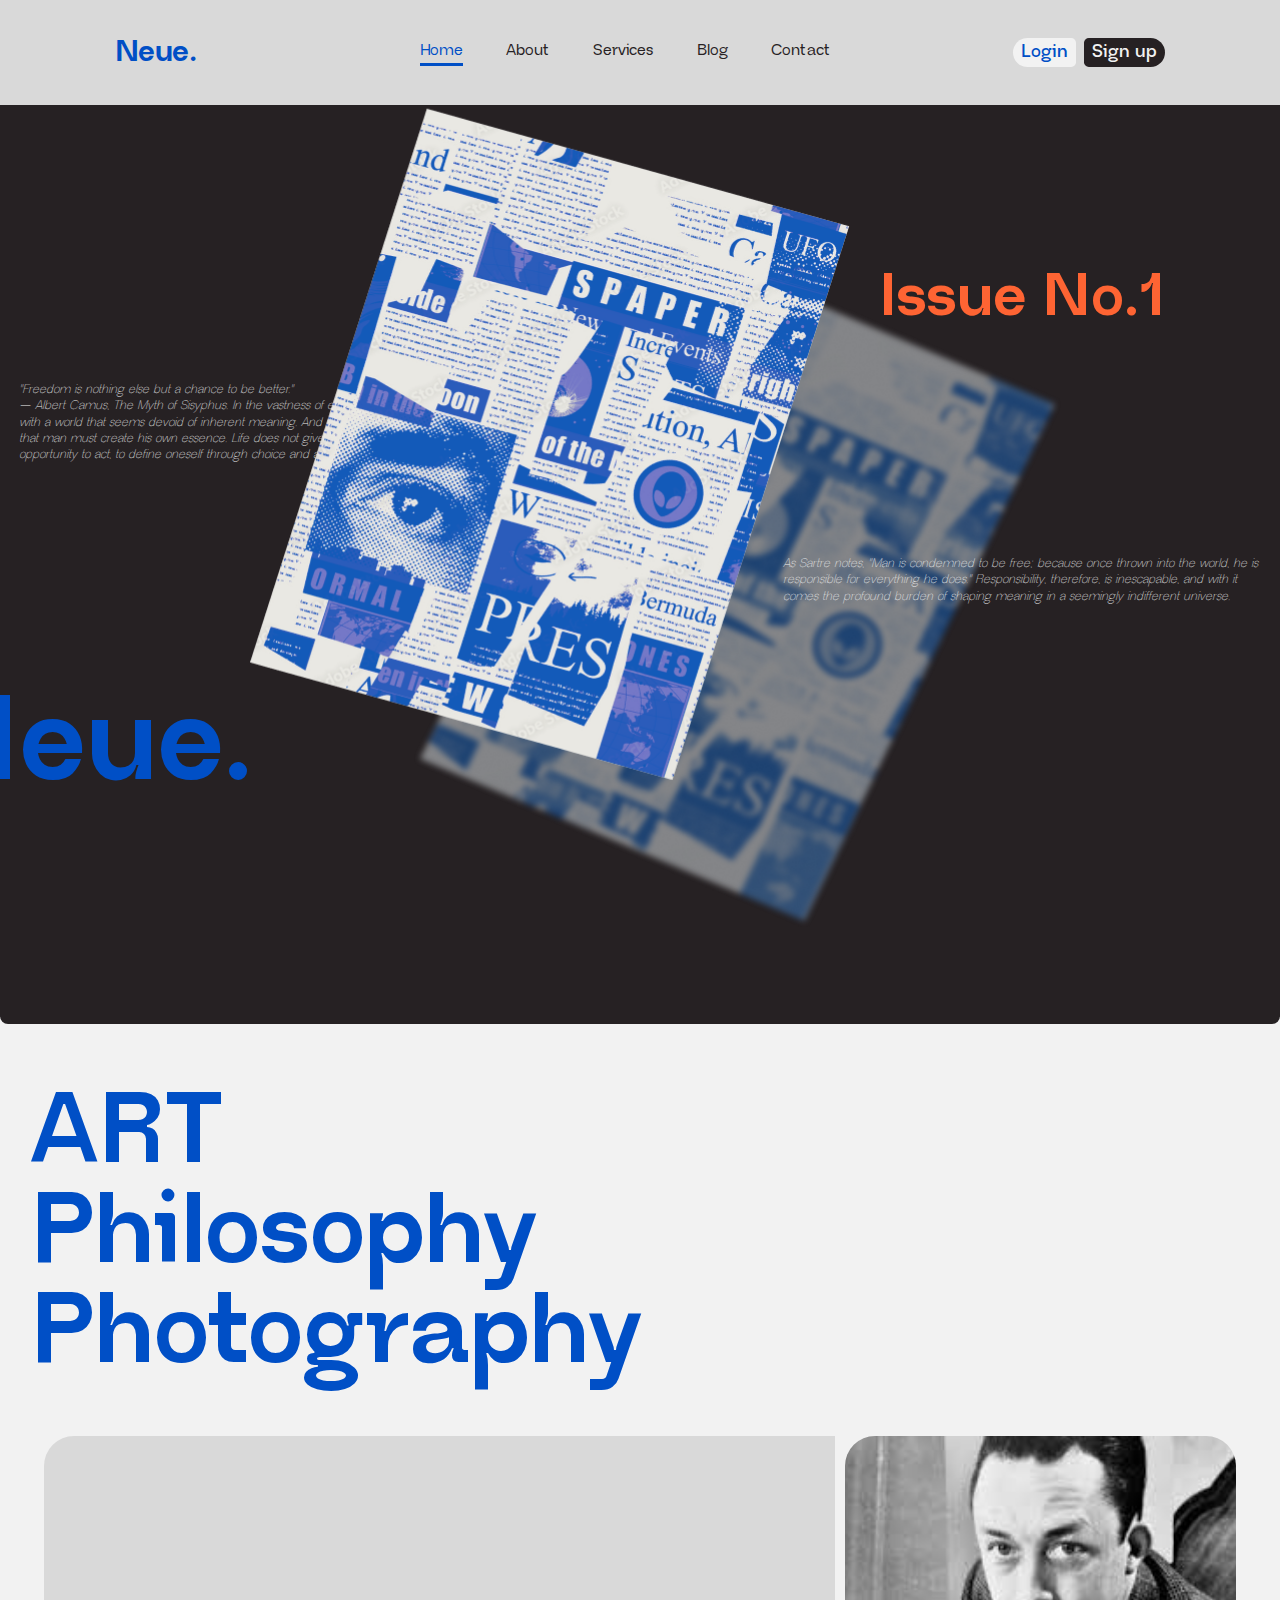
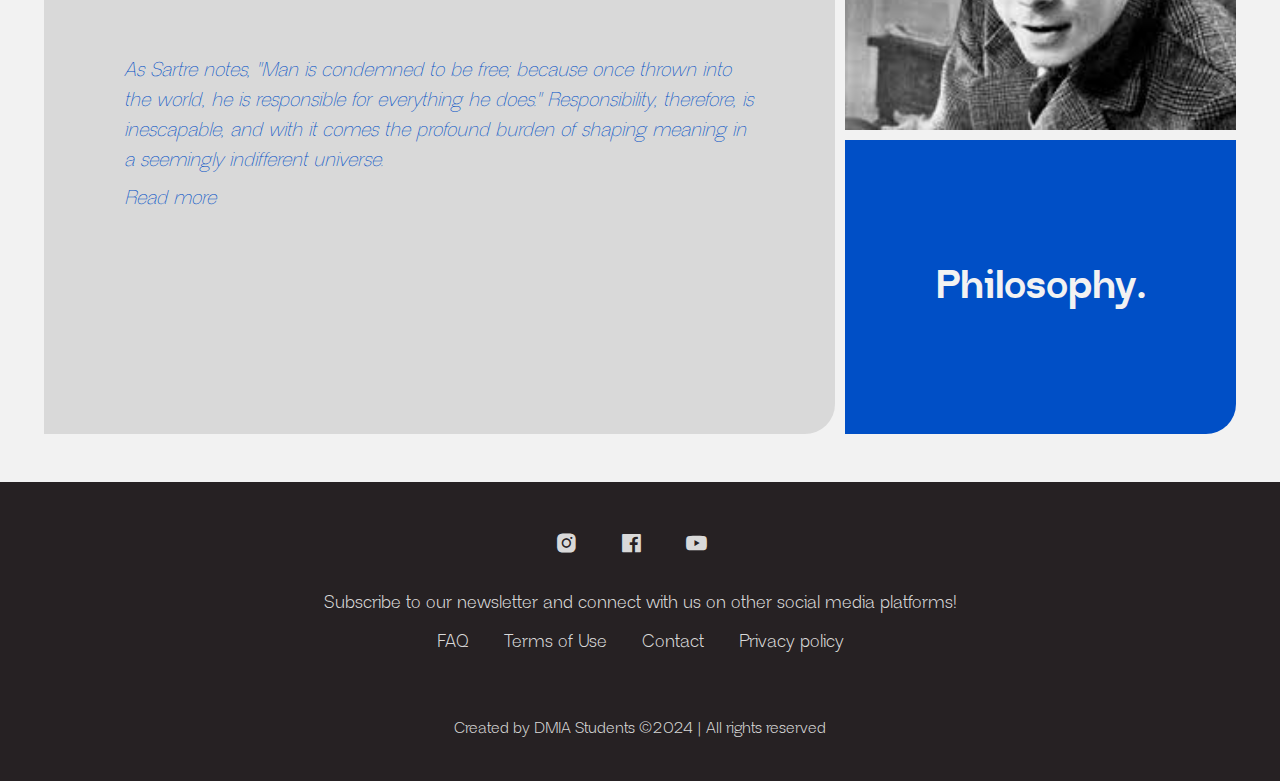
<file: index.html>
<!DOCTYPE html>
<html lang="en">
<head>
    <meta charset="UTF-8">
    <meta name="viewport" content="width=device-width, initial-scale=1.0">
    <title>Neue</title>
    <link rel="stylesheet" href="assets/css/home_style.css">
    <link href="https://unpkg.com/boxicons@2.1.4/css/boxicons.min.css" rel="stylesheet">
</head>
<body>
    <header class="header" role="banner">
        <a href="#home" class="logo">Neue.</a>
        
        <i class="bx bx-menu" id="menu-icon"></i>
        
        <nav class="navbar" role="navigation">
            <a href="index.html" class="active">Home</a>
            <a href="about.html">About</a>
            <a href="#services">Services</a>
            <a href="blog.html">Blog</a>
            <a href="contact.html">Contact</a>
        </nav>

        <div class="header-buttons">
            <button type="button" class="login">Login</button>
            <button type="button" class="signup">Sign up</button>
        </div>
    </header>


    <main>
        <section class="home" id="home" aria-labelledby="home-title">
            <div class="body_container">
                <div class="banner">
                    <div class="banner_elements">
                        <div class="issue">
                            <p>Issue No.1</p> 
                        </div>
                        <div class="text1">
                            <p>"Freedom is nothing else but a chance to be better." <br> — Albert Camus, The Myth of Sisyphus. 
                                In the vastness of existence, man is confronted with a world that seems devoid of inherent meaning. 
                                And yet, it is in this very confrontation that man must create his own essence. 
                                Life does not give answers; instead, it provides the opportunity to act, to define oneself through choice and action. 
                            </p>
                        </div>
                        <div class="text2">
                            <p>As Sartre notes, "Man is condemned to be free; because once thrown into the world, he is responsible for everything he does."
                                Responsibility, therefore, is inescapable, and with it comes the profound burden of shaping meaning in a seemingly indifferent universe. 
                            </p>
                        </div>
                        <img class="img1" src="assets/images/Banner img.png" 
                             alt="Philosophical concept visualization" 
                             loading="lazy"
                             srcset="assets/images/Banner img@2x.png 2x">
                        <img class="img2" src="assets/images/Banner img 2.png" 
                             alt="Abstract representation of freedom" 
                             loading="lazy"
                             srcset="assets/images/Banner img 2@2x.png 2x">
                        <div class="neue" aria-hidden="true"> 
                            <p>Neue.</p> 
                        </div>
                    </div>
                </div>
                <div class="section1">
                    <nav class="category-navigation" aria-label="Content categories">
                        <ul class="section1links">
                            <a href="/categories/art">ART</a>
                            <a href="/categories/philosophy">Philosophy</a>
                            <a href="/categories/photography">Photography</a>
                        </ul>
                    </nav>
                </div>
                <div class="section2">
                    <div class="sec2containers">
                        <article class="container1">
                            <p>As Sartre notes, "Man is condemned to be free; because once thrown into the world, he is responsible for everything he does." Responsibility, therefore, is inescapable, and with it comes the profound burden of shaping meaning in a seemingly indifferent universe.
                            </p>
                            <a href="#">Read more</a>
                        </article>
                        <div class="container2" role="presentation"> 
                        </div>
                        <div class="container3" aria-hidden="true">
                            <p>Philosophy.</p>
                        </div>
                    </div>
                </div>   
            </div>
        </section>
    </main>
    
    <footer class="footer">
        <div class="social-icons">
            <a href="#"><i class='bx bxl-instagram-alt'></i></a>
            <a href="#"><i class='bx bxl-facebook-square'></i></a>
            <a href="#"><i class='bx bxl-youtube'></i></a>
        </div>

        <p class="newsletter">Subscribe to our newsletter and connect with us on other social media platforms!
        </p>
        
            <ul class="list">
                <li><a href="#">FAQ</a></li>
                <li><a href="#">Terms of Use</a></li>
                <li><a href="#">Contact</a></li>
                <li><a href="#">Privacy policy</a></li>
            </ul>
        
        <p class="copyright">Created by DMIA Students ©2024 | All rights reserved</p>
    
    </footer>
</body>
</html>
</file>
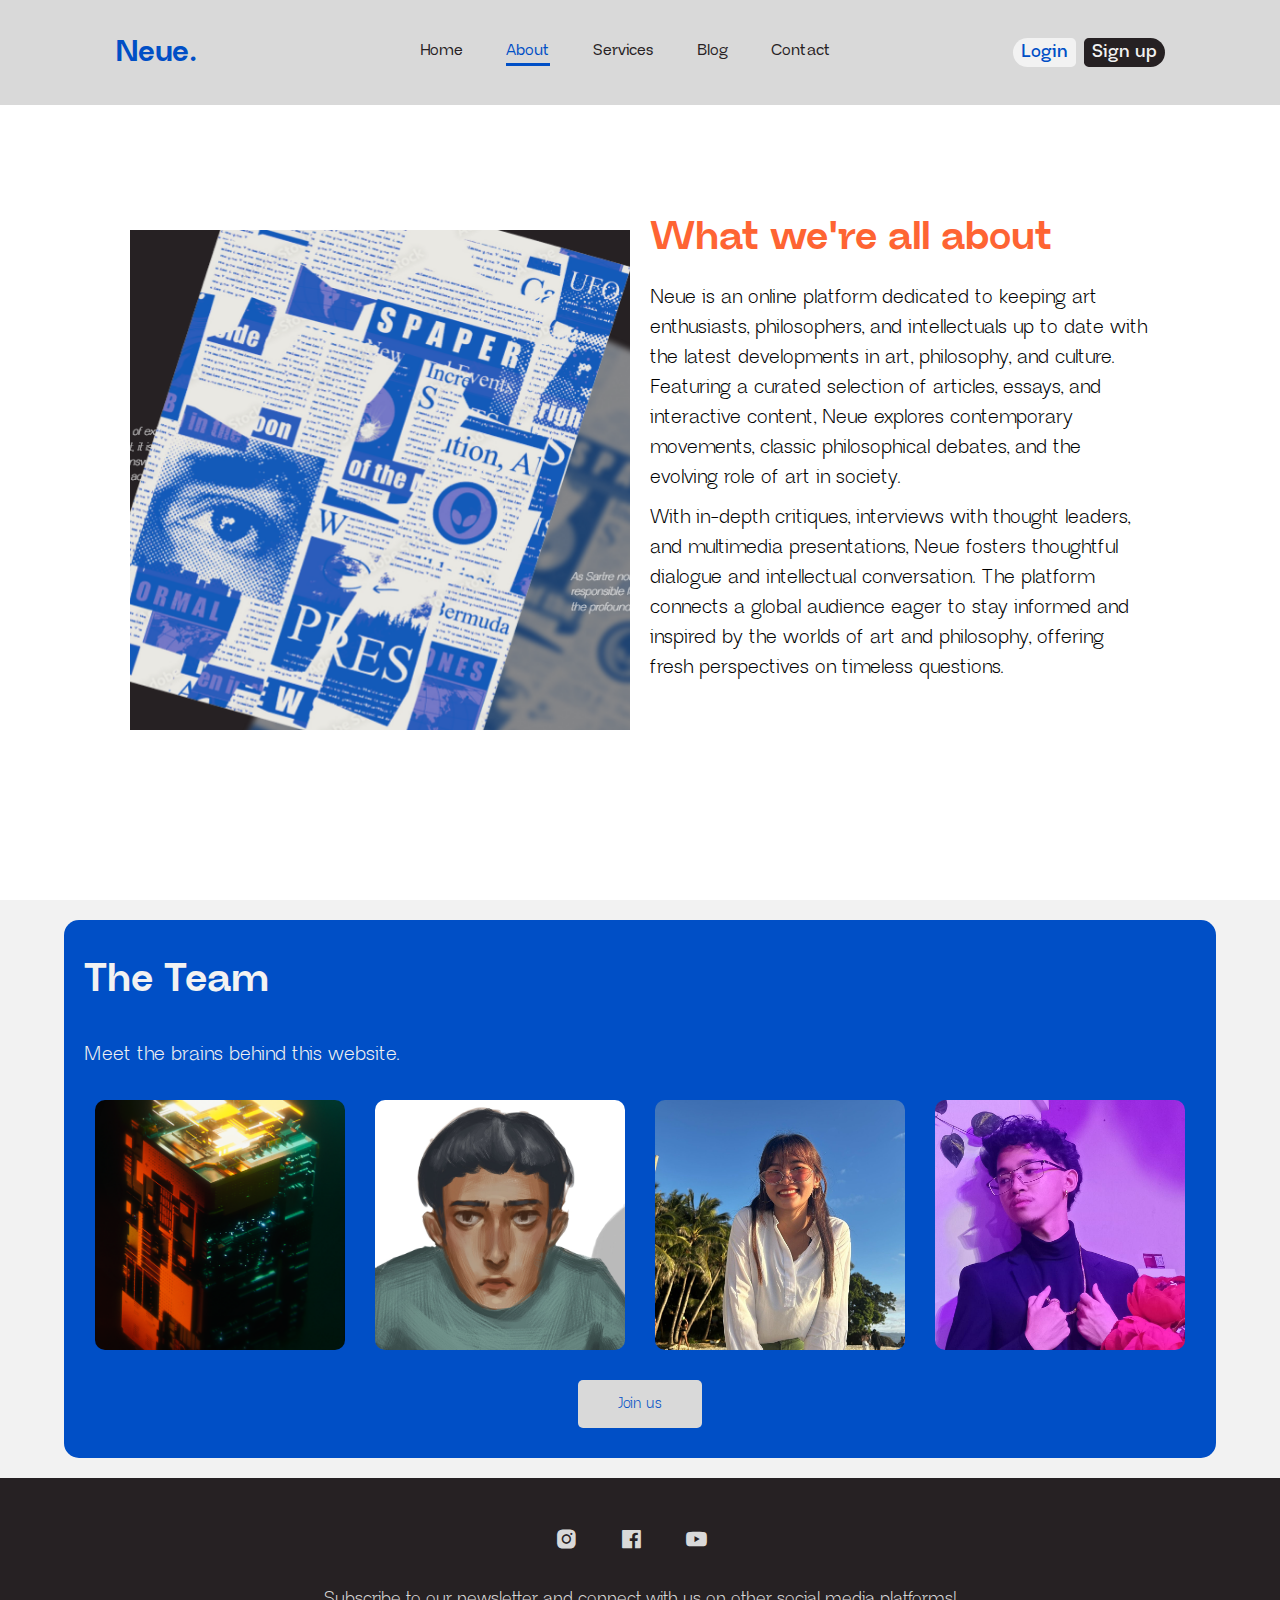
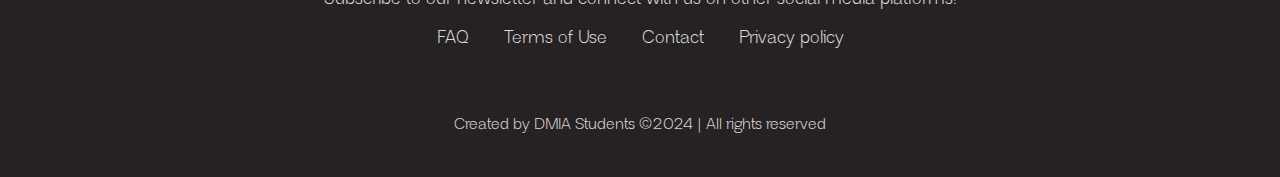
<file: about.html>
<!DOCTYPE html>
<html lang="en">
<head>
    <meta charset="UTF-8">
    <meta name="viewport" content="width=device-width, initial-scale=1.0">
    <title>About | Neue</title>
    <link rel="stylesheet" href="assets/css/about_style.css">
    <link href="https://unpkg.com/boxicons@2.1.4/css/boxicons.min.css" rel="stylesheet">
</head>
<body>
    <header class="header" role="banner">
        <a href="#home" class="logo">Neue.</a>
        
        <i class="bx bx-menu" id="menu-icon"></i>
        
        <nav class="navbar" role="navigation">
            <a href="index.html" >Home</a>
            <a href="about.html" class="active">About</a>
            <a href="#services">Services</a>
            <a href="blog.html">Blog</a>
            <a href="contact.html">Contact</a>
        </nav>

        <div class="header-buttons">
            <button type="button" class="login">Login</button>
            <button type="button" class="signup">Sign up</button>
        </div>
    </header>



    <main>
        <section class="content-section">
            <div class="container">
                <img src="assets/images/about.png" alt="Sample Image" class="responsive-image">
                <div class="text-content">
                    <h2 class="about_heading" >What we're all about</h2>
                    <p>Neue is an online platform dedicated to keeping art enthusiasts, philosophers, and intellectuals up to date with the latest developments in art, philosophy, and culture. Featuring a curated selection of articles, essays, and interactive content, Neue explores contemporary movements, classic philosophical debates, and the evolving role of art in society.</p>
                    <p>With in-depth critiques, interviews with thought leaders, and multimedia presentations, Neue fosters thoughtful dialogue and intellectual conversation. The platform connects a global audience eager to stay informed and inspired by the worlds of art and philosophy, offering fresh perspectives on timeless questions.</p>
                </div>
            </div>
        </section>

        <div class="interactive-container">
              <h2 class="section-header">The Team</h2>
              <p class="section-description">Meet the brains behind this website.</p>
              <div class="image-box-container">
                <div class="image-box">
                  <img src="assets/images/Aguilar.png" alt="person 1">
                  <span class="box-text">Frank Ceamon Aguilar</span>
                </div>
                <div class="image-box">
                  <img src="assets/images/Arceo.jpg" alt="person 2">
                  <span class="box-text">Enri Louie Arceo</span>
                </div>
                <div class="image-box">
                  <img src="assets/images/Balane.jpg" alt="person 3">
                  <span class="box-text">Ezra Nhiez Balane</span>
                </div>
                <div class="image-box">
                  <img src="assets/images/Mendoza.jpg" alt="person 4">
                  <span class="box-text">Karlos Nicolas Mendoza</span>
                </div>
              </div>
              <button class="cta-button">Join us</button>
          </div>
          
    </main>

    <footer class="footer">
        <div class="social-icons">
            <a href="#"><i class='bx bxl-instagram-alt'></i></a>
            <a href="#"><i class='bx bxl-facebook-square'></i></a>
            <a href="#"><i class='bx bxl-youtube'></i></a>
        </div>

        <p class="newsletter">Subscribe to our newsletter and connect with us on other social media platforms!
        </p>
        
            <ul class="list">
                <li><a href="#">FAQ</a></li>
                <li><a href="#">Terms of Use</a></li>
                <li><a href="#">Contact</a></li>
                <li><a href="#">Privacy policy</a></li>
            </ul>
        
        <p class="copyright">Created by DMIA Students ©2024 | All rights reserved</p>
    
    </footer>
    <script>
        document.getElementById('contact-form').addEventListener('submit', function(e) {
            e.preventDefault();
            console.log('Form submitted');
        });


        document.getElementById('menu-icon').addEventListener('click', function() {
            const nav = document.getElementById('primary-navigation');
            const expanded = this.getAttribute('aria-expanded') === 'true';
            this.setAttribute('aria-expanded', !expanded);
            nav.classList.toggle('show');
        });
    </script>
</body>
</html>
</file>
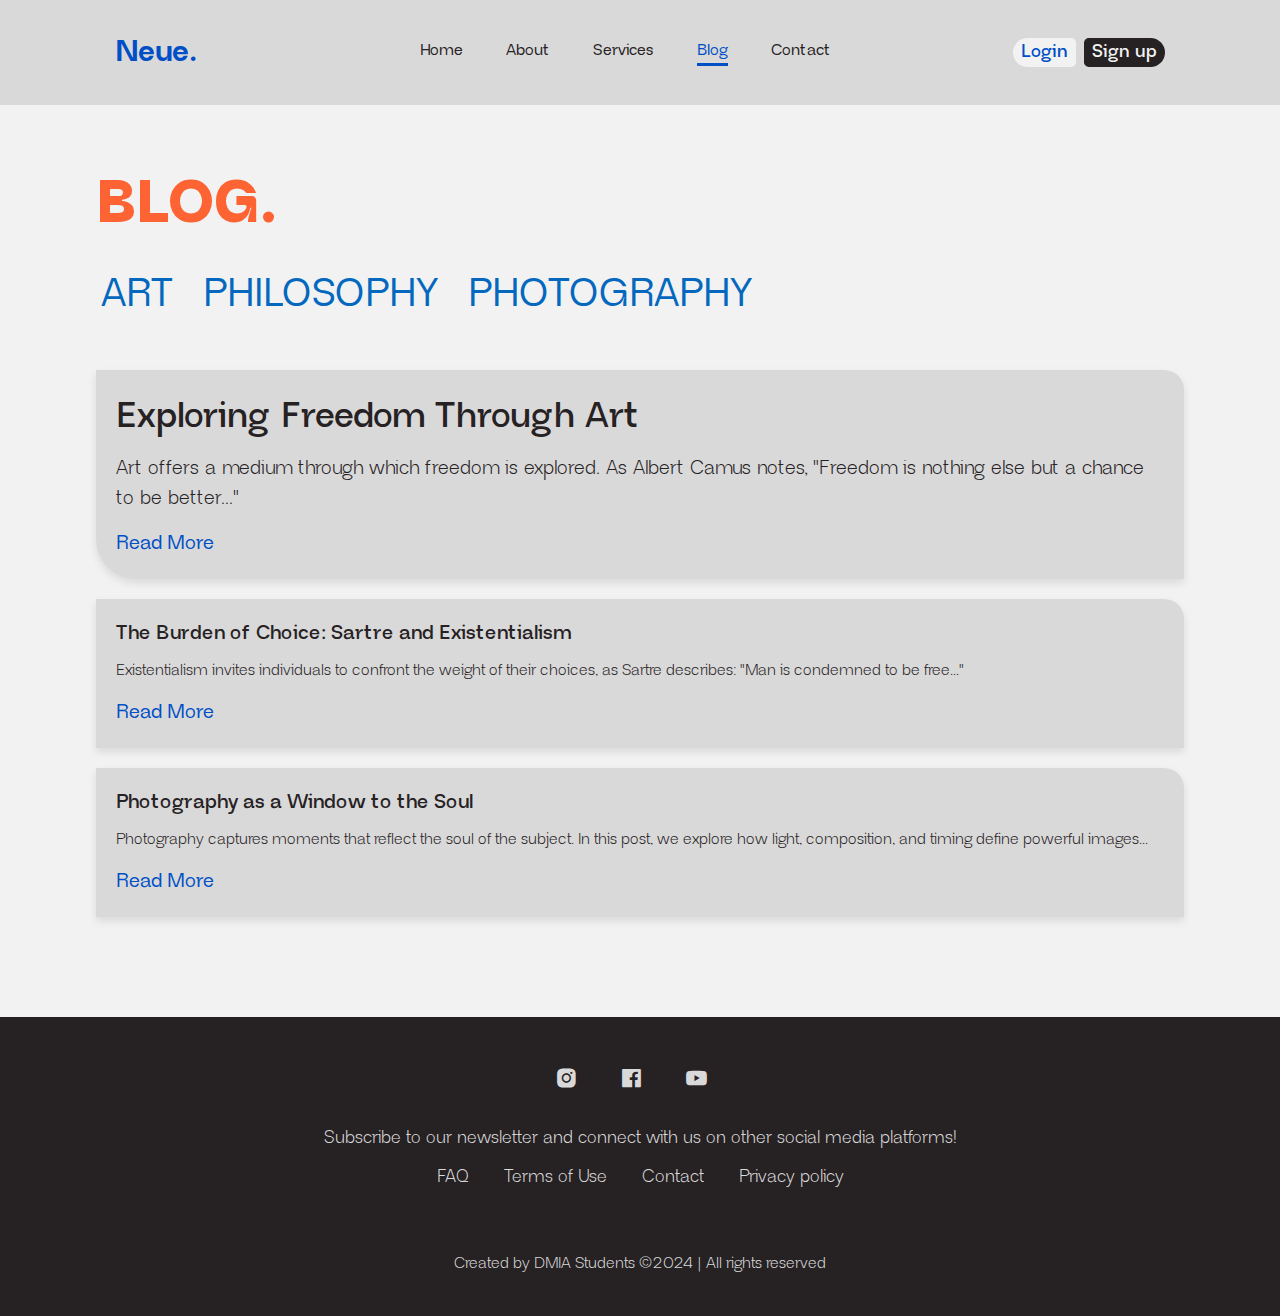
<file: blog.html>
<!DOCTYPE html>
<html lang="en">
<head>
    <meta charset="UTF-8">
    <meta name="viewport" content="width=device-width, initial-scale=1.0">
    <title>Blog | Neue</title>
    <link rel="stylesheet" href="assets/css/blog_style.css">
    <link href="https://unpkg.com/boxicons@2.1.4/css/boxicons.min.css" rel="stylesheet">
</head>
<body>
    <header class="header" role="banner">
        <a href="#home" class="logo">Neue.</a>
        
        <i class="bx bx-menu" id="menu-icon"></i>
        
        <nav class="navbar" role="navigation">
            <a href="index.html">Home</a>
            <a href="about.html">About</a>
            <a href="#services">Services</a>
            <a href="blog.html" class="active">Blog</a>
            <a href="contact.html">Contact</a>
        </nav>

        <div class="header-buttons">
            <button type="button" class="login">Login</button>
            <button type="button" class="signup">Sign up</button>
        </div>
    </header>

    <main>
        <section class="blog" id="blog" aria-labelledby="blog-title">
            <div class="body_container">
                <div class="section1">
                    <div class="blog-label">BLOG.</div>
                    <div class="section1links">
                        <a href="#">ART</a>
                        <a href="#">PHILOSOPHY</a>
                        <a href="#">PHOTOGRAPHY</a>
                    </div>
                </div>

                <div class="section2">
                    <div class="sec2containers">
                        
                        <article class="blog-post">
                            <h2>Exploring Freedom Through Art</h2>
                            <p>Art offers a medium through which freedom is explored. As Albert Camus notes, "Freedom is nothing else but a chance to be better..."</p>
                            <a href="#">Read More</a>
                        </article>
                        
                        
                        <article class="blog-post">
                            <h2>The Burden of Choice: Sartre and Existentialism</h2>
                            <p>Existentialism invites individuals to confront the weight of their choices, as Sartre describes: "Man is condemned to be free..."</p>
                            <a href="#">Read More</a>
                        </article>

                        
                        <article class="blog-post">
                            <h2>Photography as a Window to the Soul</h2>
                            <p>Photography captures moments that reflect the soul of the subject. In this post, we explore how light, composition, and timing define powerful images...</p>
                            <a href="#">Read More</a>
                        </article>
                    </div>
                </div>
            </div>
        </section>
    </main>

    <footer class="footer">
        <div class="social-icons">
            <a href="#"><i class='bx bxl-instagram-alt'></i></a>
            <a href="#"><i class='bx bxl-facebook-square'></i></a>
            <a href="#"><i class='bx bxl-youtube'></i></a>
        </div>

        <p class="newsletter">Subscribe to our newsletter and connect with us on other social media platforms!</p>
        
        <ul class="list">
            <li><a href="#">FAQ</a></li>
            <li><a href="#">Terms of Use</a></li>
            <li><a href="#">Contact</a></li>
            <li><a href="#">Privacy policy</a></li>
        </ul>

        <p class="copyright">Created by DMIA Students ©2024 | All rights reserved</p>
    </footer>
</body>
</html>
</file>
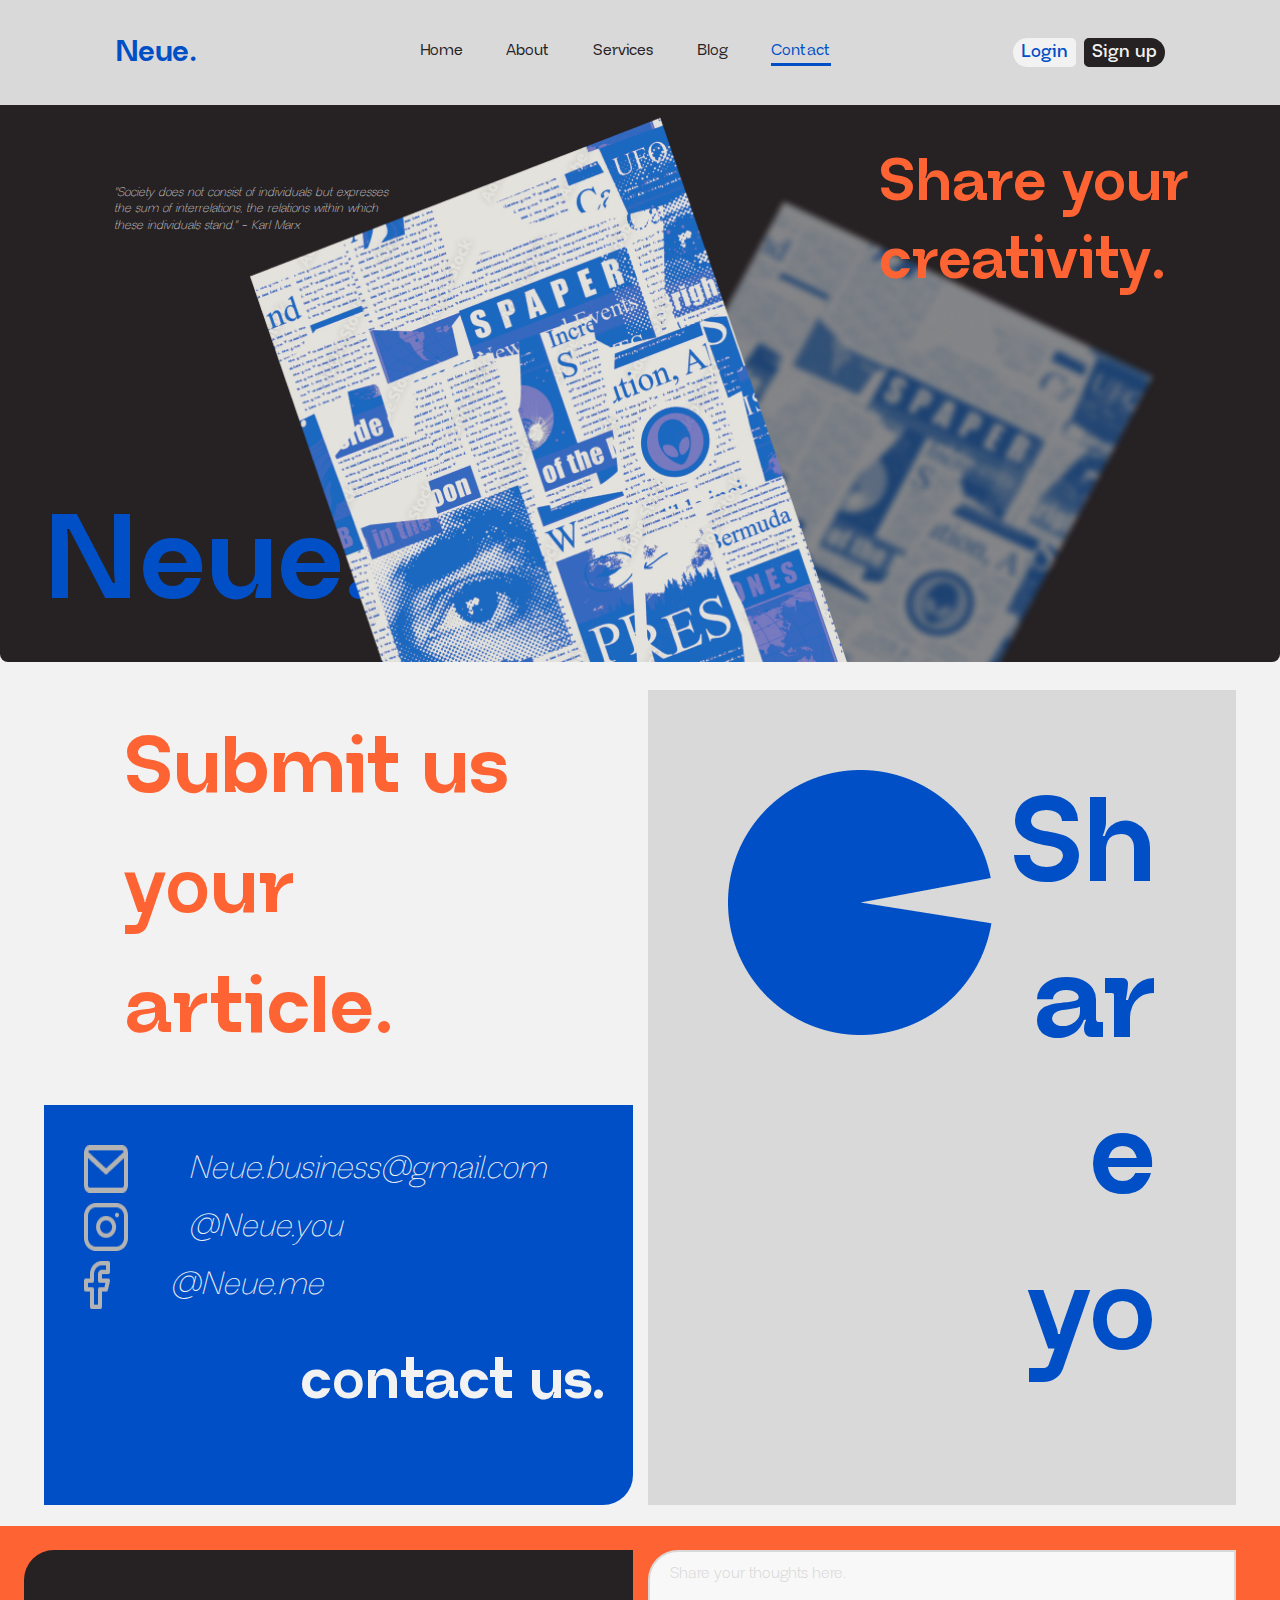
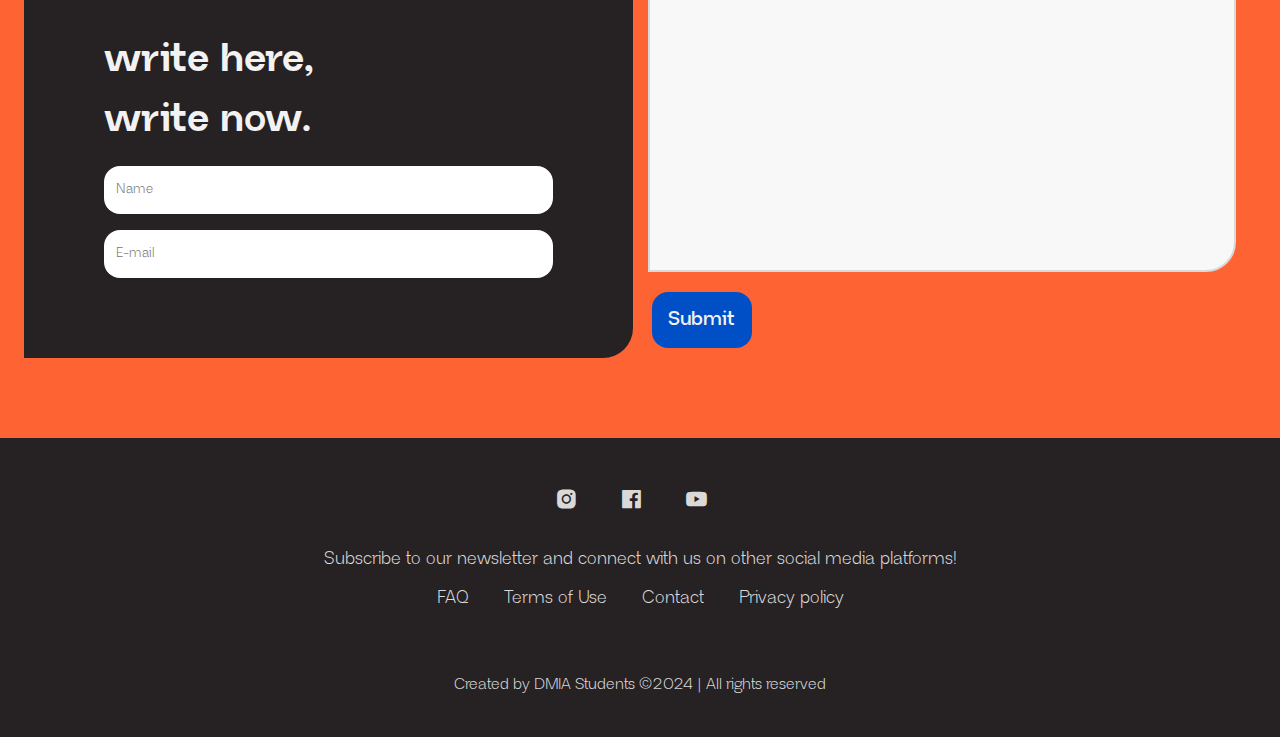
<file: contact.html>
<!DOCTYPE html>
<html lang="en">
<head>
    <meta charset="UTF-8">
    <meta name="viewport" content="width=device-width, initial-scale=1.0">
    <title>Contact | Neue</title>
    <link rel="stylesheet" href="assets/css/contact_style.css">
    <link href="https://unpkg.com/boxicons@2.1.4/css/boxicons.min.css" rel="stylesheet">
</head>
<body>
    <header class="header" role="banner">
        <a href="#home" class="logo">Neue.</a>
        
        <i class="bx bx-menu" id="menu-icon"></i>
        
        <nav class="navbar" role="navigation">
            <a href="index.html" >Home</a>
            <a href="about.html">About</a>
            <a href="#services">Services</a>
            <a href="blog.html">Blog</a>
            <a href="contact.html" class="active">Contact</a>
        </nav>

        <div class="header-buttons">
            <button type="button" class="login">Login</button>
            <button type="button" class="signup">Sign up</button>
        </div>
    </header>


    <main>
        <section class="home" id="home" aria-labelledby="home-title">
            <div class="body_container">
                <div class="banner">
                    <div class="banner_elements">
                        <div class="issue">
                            <p>Share your creativity.</p> 
                        </div>
                        <div class="text1">
                            <p>"Society does not consist of individuals but expresses <br>
                                 the sum of interrelations, the relations within which <br>
                                 these individuals stand."
                                - Karl Marx 
                            </p>
                        </div>
                        <img class="img1" src="assets/images/Banner img 3.png" 
                             alt="Philosophical concept visualization" 
                             loading="lazy"
                             srcset="assets/images/Banner img@2x.png 2x">
                        <img class="img2" src="assets/images/Banner img 4.png" 
                             alt="Abstract representation of freedom" 
                             loading="lazy"
                             srcset="assets/images/Banner img 2@2x.png 2x">
                        <div class="neue" aria-hidden="true"> 
                            <p>Neue.</p> 
                        </div>
                    </div>
                </div>
                <div class="section2">
                    <div class="sec2containers">
                        <article class="container1">
                            <p>Submit us your <br>
                                article.
                            </p>
                        </article>
                        <div class="container2">
                            <img class="ellipse" src="assets/images/Ellipse.png" alt="">
                            <p class="container2_text">Share your stories.</p>
                        </div>
                        <div class="container3" aria-hidden="true">
                            <div class="container3_links">
                                <div  class="img">
                                    <img src="assets/images/Gmail icon white.png" alt="">
                                    <a href="Gmail">Neue.business@gmail.com</a>
                                </div>
                                <div  class="img">
                                    <img src="assets/images/Instagram icon white.png" alt="">
                                    <a href="Instagram">@Neue.you</a>
                                </div>
                                <div  class="img">
                                    <img src="assets/images/Facebook Icon white.png" alt="">
                                    <a href="Facebook">@Neue.me</a>
                                </div>
                                <div class="container3_text"><p>contact us.</p></div>
                            </div>
                        </div>
                    </div>
                </div>
                <div class="section3">
                    <div class="section3containers">
                        <form class="container3a">
                            <p>write here, <br>
                            write now.</p>
                             <input type="text" class="input" name="name" placeholder="Name">
                             <input type="text" class="input" name="email" placeholder="E-mail">
                        </form>
                        <form class="container3b">
                            <textarea class="thoughts">Share your thoughts here.</textarea>
                            <button class="submit">Submit</button>
                        </form>
                    </div>
                </div>
            </div>
        </section>
    </main>
    
    <footer class="footer">
        <div class="social-icons">
            <a href="#"><i class='bx bxl-instagram-alt'></i></a>
            <a href="#"><i class='bx bxl-facebook-square'></i></a>
            <a href="#"><i class='bx bxl-youtube'></i></a>
        </div>

        <p class="newsletter">Subscribe to our newsletter and connect with us on other social media platforms!
        </p>
        
            <ul class="list">
                <li><a href="#">FAQ</a></li>
                <li><a href="#">Terms of Use</a></li>
                <li><a href="#">Contact</a></li>
                <li><a href="#">Privacy policy</a></li>
            </ul>
        
        <p class="copyright">Created by DMIA Students ©2024 | All rights reserved</p>
    
    </footer>
    <script>
        document.getElementById('contact-form').addEventListener('submit', function(e) {
            e.preventDefault();
            console.log('Form submitted');
        });


        document.getElementById('menu-icon').addEventListener('click', function() {
            const nav = document.getElementById('primary-navigation');
            const expanded = this.getAttribute('aria-expanded') === 'true';
            this.setAttribute('aria-expanded', !expanded);
            nav.classList.toggle('show');
        });
    </script>
</body>
</html>
</file>
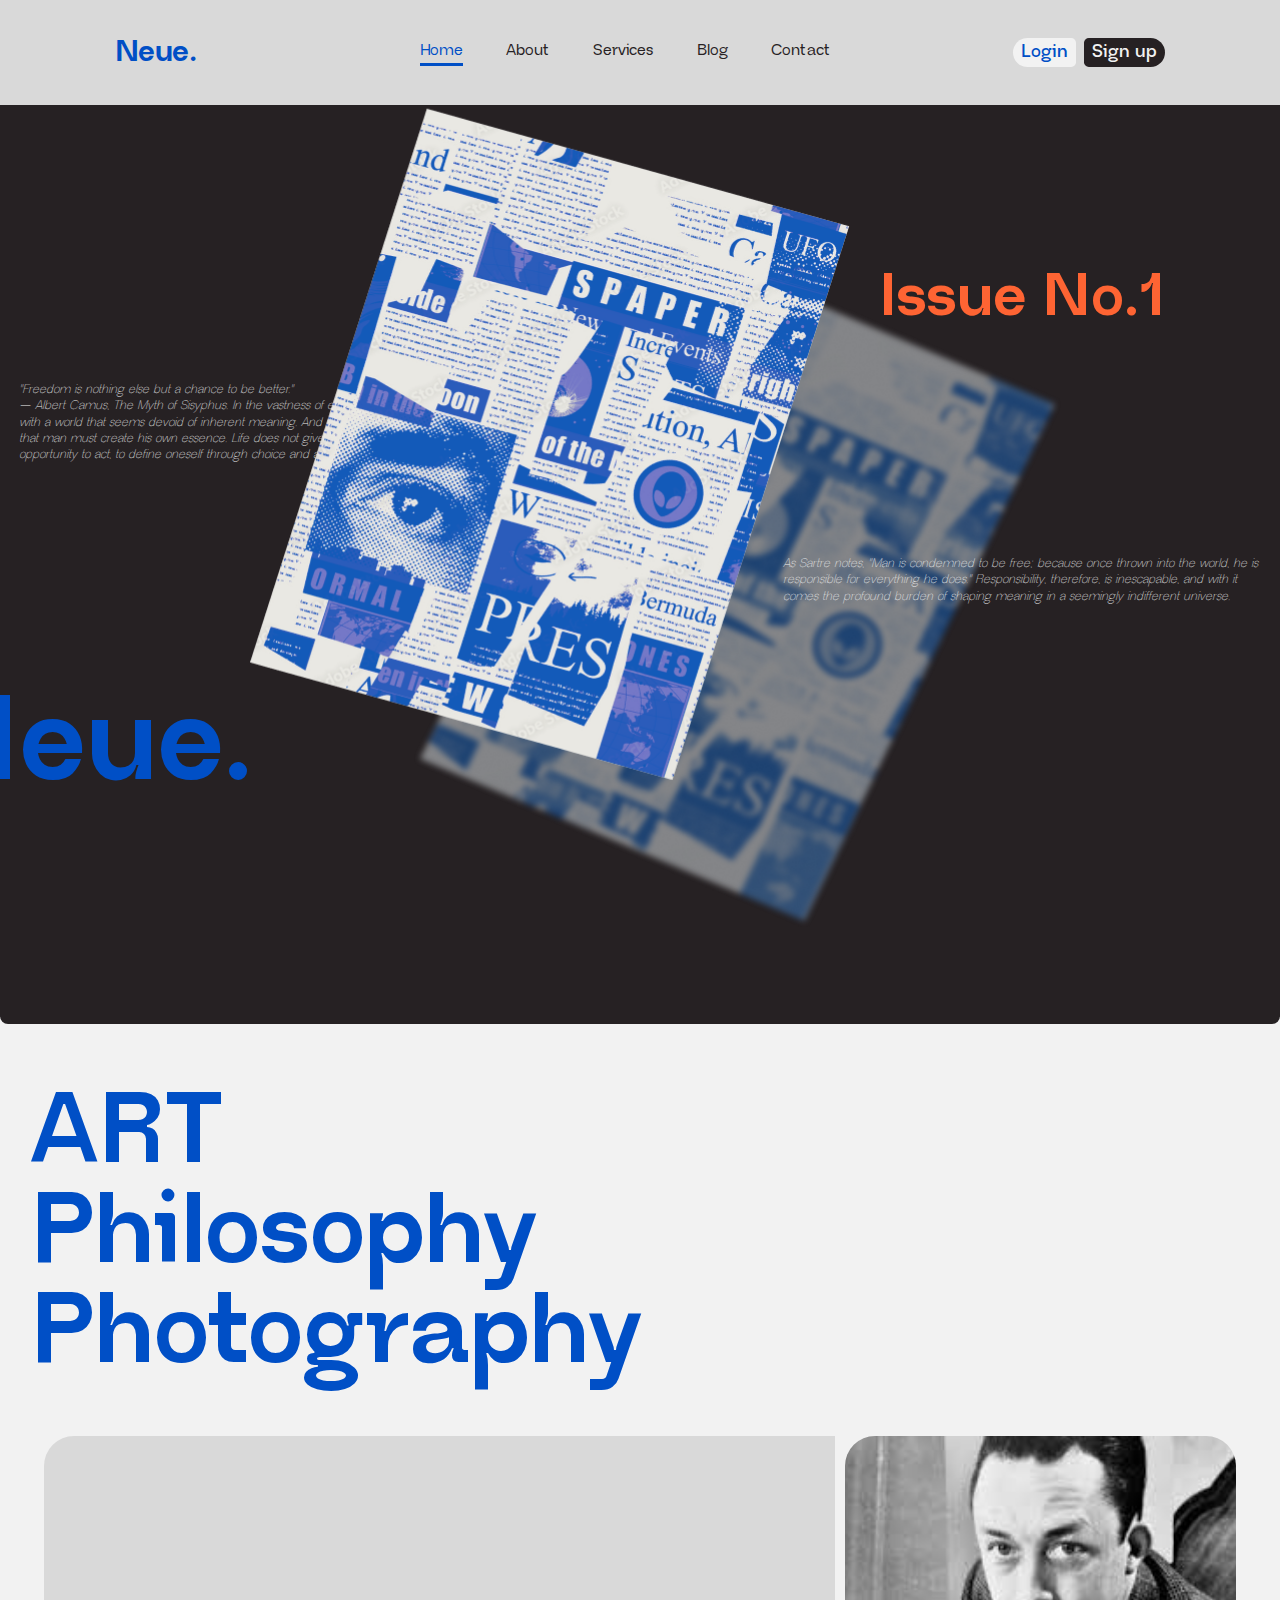
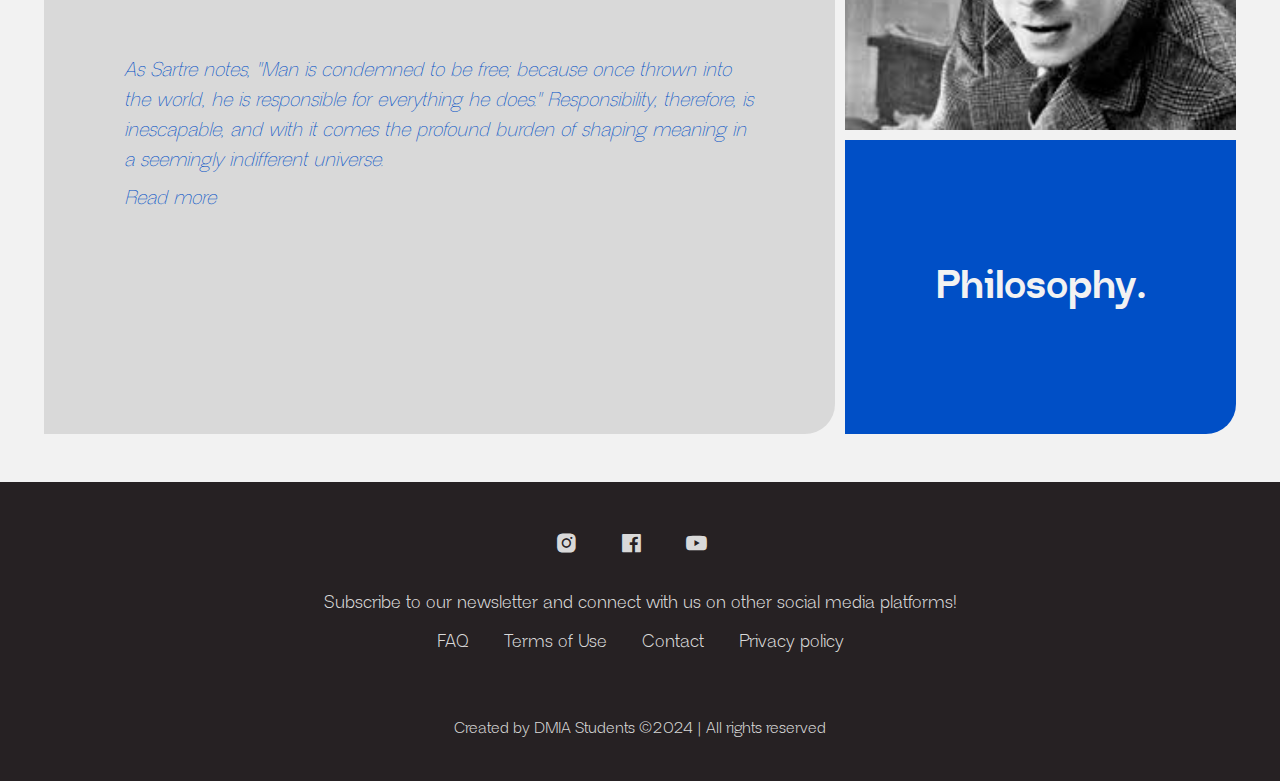
<file: home.html>
<!DOCTYPE html>
<html lang="en">
<head>
    <meta charset="UTF-8">
    <meta name="viewport" content="width=device-width, initial-scale=1.0">
    <title>Neue</title>
    <link rel="stylesheet" href="assets/css/home_style.css">
    <link href="https://unpkg.com/boxicons@2.1.4/css/boxicons.min.css" rel="stylesheet">
</head>
<body>
    <header class="header" role="banner">
        <a href="#home" class="logo">Neue.</a>
        
        <i class="bx bx-menu" id="menu-icon"></i>
        
        <nav class="navbar" role="navigation">
            <a href="home.html" class="active">Home</a>
            <a href="about.html">About</a>
            <a href="#services">Services</a>
            <a href="blog.html">Blog</a>
            <a href="contact.html">Contact</a>
        </nav>

        <div class="header-buttons">
            <button type="button" class="login">Login</button>
            <button type="button" class="signup">Sign up</button>
        </div>
    </header>


    <main>
        <section class="home" id="home" aria-labelledby="home-title">
            <div class="body_container">
                <div class="banner">
                    <div class="banner_elements">
                        <div class="issue">
                            <p>Issue No.1</p> 
                        </div>
                        <div class="text1">
                            <p>"Freedom is nothing else but a chance to be better." <br> — Albert Camus, The Myth of Sisyphus. 
                                In the vastness of existence, man is confronted with a world that seems devoid of inherent meaning. 
                                And yet, it is in this very confrontation that man must create his own essence. 
                                Life does not give answers; instead, it provides the opportunity to act, to define oneself through choice and action. 
                            </p>
                        </div>
                        <div class="text2">
                            <p>As Sartre notes, "Man is condemned to be free; because once thrown into the world, he is responsible for everything he does."
                                Responsibility, therefore, is inescapable, and with it comes the profound burden of shaping meaning in a seemingly indifferent universe. 
                            </p>
                        </div>
                        <img class="img1" src="assets/images/Banner img.png" 
                             alt="Philosophical concept visualization" 
                             loading="lazy"
                             srcset="assets/images/Banner img@2x.png 2x">
                        <img class="img2" src="assets/images/Banner img 2.png" 
                             alt="Abstract representation of freedom" 
                             loading="lazy"
                             srcset="assets/images/Banner img 2@2x.png 2x">
                        <div class="neue" aria-hidden="true"> 
                            <p>Neue.</p> 
                        </div>
                    </div>
                </div>
                <div class="section1">
                    <nav class="category-navigation" aria-label="Content categories">
                        <ul class="section1links">
                            <a href="/categories/art">ART</a>
                            <a href="/categories/philosophy">Philosophy</a>
                            <a href="/categories/photography">Photography</a>
                        </ul>
                    </nav>
                </div>
                <div class="section2">
                    <div class="sec2containers">
                        <article class="container1">
                            <p>As Sartre notes, "Man is condemned to be free; because once thrown into the world, he is responsible for everything he does." Responsibility, therefore, is inescapable, and with it comes the profound burden of shaping meaning in a seemingly indifferent universe.
                            </p>
                            <a href="#">Read more</a>
                        </article>
                        <div class="container2" role="presentation"> 
                        </div>
                        <div class="container3" aria-hidden="true">
                            <p>Philosophy.</p>
                        </div>
                    </div>
                </div>   
            </div>
        </section>
    </main>
    
    <footer class="footer">
        <div class="social-icons">
            <a href="#"><i class='bx bxl-instagram-alt'></i></a>
            <a href="#"><i class='bx bxl-facebook-square'></i></a>
            <a href="#"><i class='bx bxl-youtube'></i></a>
        </div>

        <p class="newsletter">Subscribe to our newsletter and connect with us on other social media platforms!
        </p>
        
            <ul class="list">
                <li><a href="#">FAQ</a></li>
                <li><a href="#">Terms of Use</a></li>
                <li><a href="#">Contact</a></li>
                <li><a href="#">Privacy policy</a></li>
            </ul>
        
        <p class="copyright">Created by DMIA Students ©2024 | All rights reserved</p>
    
    </footer>
</body>
</html>
</file>
<file: assets/css/home_style.css>
@font-face {
    font-family: "Neue Regrade";
    src: url("fonts/NeueRegradeVariable.ttf") format("truetype");
    font-display: swap;
}

@font-face {
    font-family: "Neue Regrade-Semibold";
    src: url("fonts/NeueRegradeSemibold.otf") format("opentype");
    font-weight: 600;
    font-display: swap;
}

@font-face {
    font-family: "Neue Regrade-Italic";
    src: url("fonts/NeueRegradeRegularItalic.otf") format("opentype");
    font-style: italic;
    font-display: swap;
}

@font-face {
    font-family: "Neue Regrade-Light";
    src: url("fonts/Neue-Regrade-Light.otf") format("opentype");
    font-weight: 300;
    font-display: swap;
}

* {
    margin: 0;
    padding: 0;
    box-sizing: border-box;
    text-decoration: none;
    border: none;
    scroll-behavior: smooth;
    font-family: "Neue Regrade";
}

:root {
    --brand-color: #004FC6;
    --brand-color-2: #0468BF;
    --contast-color: #FE6433;
    --dark: #262123;
    --light: #f2f2f2;
    --light-grey: #D9D9D9;

    --font-size-base: 1.6rem;
    --font-size-large: 2rem;
    --font-size-xlarge: 4rem;
}

html{
    font-size: 62.5%;
    overflow-x: hidden;
  }

body {
    background-color: var(--light);
    min-height: auto;
    width: 100%;
    margin:0, auto;
    font-family: "Neue Regrade", sans-serif;
    line-height: 1.5;
}

.header {
    position: fixed;
    top: 0;
    left: 0;
    width: 100%;
    padding: 3rem 9%;
    background-color: var(--light-grey);
    backdrop-filter: blur(1rem);
    display: flex;
    align-items: center;
    justify-content: space-between;
    z-index: 100;
}

.logo {
    font-family: "Neue Regrade";
    color: var(--brand-color);
    font-size: 3rem;
    font-weight: 700;
    cursor: pointer;
    transition: 0.3s ease-in-out;
}

.logo:hover{
  transform: scale(1.1);
}

.navbar a{
    font-size: var(--font-size-base);
    color: var(--dark);
    margin-left: 4rem;
    font-weight: 500;
    transition: 0.3s ease-in-out;
    border-bottom: 0.3rem solid transparent;
    display: inline-block;
}

.navbar a:hover,
.navbar a.active{
    color: var(--brand-color);
    border-bottom: 0.3rem solid var(--brand-color);
}

#menu-icon{
    font-size: 3.6rem;
    color: var(--brand-color);
    display: none;
}

.login {
    font-weight: 600;
    font-size: 1.8rem;
    border-radius: 1rem;
    border-top-left-radius: 3rem;
    border-bottom-left-radius: 3rem;
    background-color: var(--light);
    color: var(--brand-color);
    padding: 0.4rem 0.8rem;
    cursor: pointer;
    transition: 0.3s ease-in-out;
}

.login:hover {
background: var(--brand-color);
color: var(--light);
transform: scale(1.03);
}

.signup {
    font-weight: 600;
    font-size: 1.8rem;
    margin-left: 0.4375rem;
    border-radius: 3rem;
    border-bottom-left-radius: 1rem;
    border-top-left-radius: 1rem;
    background-color: var(--dark);
    color: var(--light);
    padding: 0.4rem 0.8rem;
    cursor: pointer;
    transition: 0.3s ease-in-out;
}

.signup:hover {
    background: var(--contast-color);
    color: var(--light);
    transform: scale(1.03);
    }

section{
    min-height: 100vh;
}
  
.body_container{
    display: flex;
    width: 100%;
    justify-content: center;
    align-items: center;
    flex-direction: column;
    gap: 1rem;
}

.banner{
    display: flex;
    width: 100%;
    height: 102.4rem;
    background-color: var(--dark);
    border-radius: 0.8rem;
    color: var(--light);
    position: relative;
    overflow: hidden;
}


.banner_elements {
    position: relative;
    width: 100%;
    height: 100%;
}

.issue{
    font-size: 6rem;
    font-weight: 700;
    color: var(--contast-color);
    line-height: 1.3;
    width: 47.8rem;
    position: absolute;
    top: 50%;
    left: 50%;
    transform: translate(50%, -325%);
}

.text1{
    display: flex;
    text-align: left;
    font-size: 1.25rem;
    font-weight: 300;
    font-style: italic;
    line-height: 1.3;
    width: 47.8rem;
    position: absolute;
    top: 50%;
    left: 50%;
    transform: translate(-130%, -160%);
}
.text2{
    display: flex;
    text-align: left;
    font-size: 1.25rem;
    font-weight: 300;
    font-style: italic;
    line-height: 1.3;
    width: 47.8rem;
    position: absolute;
    top: 50%;
    left: 50%;
    transform: translate(30%, 90%);
    z-index: 2;
}

.img1 {
    width: 60rem;
    height: auto;
    position: absolute;
    top: 50%;
    left: 50%;
    transform: translate(-65%, -60%);
    z-index: 3;
}

.img2 {
    width: 65rem;
    height: auto;
    position: absolute;
    top: 50%;
    left: 50%;
    transform: translate(-35%, -40%);
    z-index: 1;
}

.neue{
    font-size: 12rem;
    font-weight: 700;
    color: var(--brand-color);
    line-height: 1.3;
    width: 47.8rem;
    position: absolute;
    top: 50%;
    left: 50%;
    transform: translate(-150%, 100%);
}

.section1{
    width: 100%;
    height: auto;
    padding: 5rem 3rem;
    background-color: var(--light);
}

.section1links a{
    display: flex;
    font-size: 10rem;
    font-weight: 700;
    color: var(--brand-color);
    line-height: 1;
    cursor: pointer;
    transition: 0.3s ease-in-out;
}
.section1links a:hover {
    color: var(--contast-color);
    transform: scale(1.03);
}

.section2 { 
    display: flex;
    justify-content: center;
    align-items: center;
    padding: 2rem;
    height: 63.8rem;
    width: 100%;
}

.sec2containers {
    display: grid;
    grid-template-columns: repeat(3, 1fr);
    grid-template-rows: repeat(2, 1fr);
    gap: 1rem;
    width: 100%;
    height: 100%;
    margin: 2.4rem;
    margin-bottom: 8rem;
}

.container1 {
    border-top-left-radius: 3rem;
    border-bottom-right-radius: 3rem;
    grid-column: span 2;
    grid-row: span 2;
    background-color: var(--light-grey);
    color: var(--brand-color);
    display: flex;
    flex-direction: column;
    justify-content: center;
    font-size: 2rem;
    font-weight: 300;
    font-style: italic;
    padding: 8rem;
    text-align: left;
    cursor: pointer;
    transition: 0.3s ease-in-out;
}

.container1 a{
    display: inline-block;
    margin-top: 0.8rem;
    color: var(--brand-color);
    transition: color 0.3s;
}

.container1 a:hover{
    color: var(--contast-color);
    text-decoration: underline;
}

.container2 {
    border-top-left-radius: 3rem;
    border-top-right-radius: 3rem;
    background-color: var(--brand-color);
    background-image: url('../images/container\ 2\ img.jpg');
    background-size: cover;
    background-position: center;
}

.container3 {
    border-bottom-right-radius: 3rem;
    background-color: var(--brand-color);
    color: var(--light);
    display: flex;
    justify-content: center;
    align-items: center;
    font-size: 4rem;
    font-weight: 700;
    padding: 2rem;
    text-align: center;
}


.footer{
    position: relative;
    bottom: 0;
    width: 100%;
    padding: 40px 0;
    background-color: var(--dark);
  }
  .footer .social-icons{
    text-align: center;
    padding-bottom: 25px;
    color: var(--light);
  }
  .footer .social-icons a{
    font-size: 25px;
    color: var(--light-grey);
    width: 42px;
    height: 42px;
    line-height: 42px;
    display: inline-flex;
    text-align: center;
    align-items: center;
    border-radius: 50%;
    margin: 0 10px;
    transition: 0.3s ease-in-out;
  }
  .footer .social-icons a:hover{
    transform: scale(1.2) translateY(-5px);
    color: var(--contast-color);
  }
  .footer ul{
    margin-top: 1rem;
    padding: 0;
    font-size: 18px;
    line-height: 1.6;
    margin-bottom: 0;
    text-align: center;
  }
  .footer ul li a{
    color: var(--light-grey);
    border-bottom: 3px solid transparent;
    transition: 0.3s ease-in-out;
  }
  .footer ul li a:hover{
    color: var(--contast-color);
    border-bottom: 3px solid var(--contast-color);
  }
  .footer ul li{
    display: inline-block;
    padding: 0 15px;
  
  }
  .footer .copyright{
    margin-top: 6rem;
    text-align: center;
    font-size: 16px;
    color: var(--light-grey);
  }


.footer .newsletter {
    color: var(--light-grey);
    margin-top: 0;
    padding: 0;
    font-size: 1.8rem;
    line-height: 1.6;
    margin-bottom: 0;
    text-align: center;
}


@media (max-width: 600px) {
    .img1, .img2 {
        width: 100vw;               
    }
}


@media only screen and (max-width: 600px) {
    header {
        flex-direction: row;
    }
    .body_container {
        flex-direction: column;
        justify-content: center;
    }
 }

    .nav_bar ul {
        flex-direction: row;
    }

    .header_buttons {
        flex-direction: row;
        gap: 10px;
   
    }
    @media (max-width: 768px) {
        .logo {
            font-size: 6vw;
        }
        .nav_bar ul li a, .login, .signup {
            font-size: 1vw;
        }
        .item, .banner {
            font-size: 6vw;
        }
    }
    
    @media (max-width: 480px) {
        .logo {
            font-size: 8vw;
        }
        .nav_bar ul li a, .login, .signup {
            font-size: 3vw;
        }
        .item, .banner {
            font-size: 8vw;
        }
        
    }

     @media (max-width: 768px) {
        .issue {
            font-size: 4rem;
            width: 70%;
            transform: translate(-40%, -600%);
        }
    
        .text1 {
            font-size: 1rem;
            width: 80%;
            transform: translate(-50%, -220%);
        }
    
        .text2 {
            font-size: 1rem;
            width: 80%;
            transform: translate(-50%, 180%);
        }
    
        .neue {
            font-size: 7rem;
            width: 70%;
            transform: translate(-40%, 250%);
        }
        .section1links a{
            font-size: 4rem;
            width: 70%;
            justify-content: left;
        }
    }

    
@media (max-width: 768px) {
    .sec2containers {
        grid-template-columns: repeat(2, 1fr);
        grid-template-rows: repeat(3, 1fr); 
    }

    .container1 {
        grid-column: span 2;
        padding: 4rem; 
        font-size: 1.5rem;
    }

    .container2 {
        padding: 4rem;
    }

    .container3 {
        font-size: 3rem; 
        padding: 10px; 
    }
}

@media (max-width: 480px) {
    .sec2containers {
        grid-template-columns: 1fr; 
        grid-template-rows: auto; 
        margin: 1rem; 
    }

    .container1, .container2, .container3 {
        padding: 2rem; 
        font-size: 1.2rem; 
    }
}
    
@media (max-width: 768px) {
    footer {
        padding: 2rem 1rem; 
    }
    .icons img {
        width: 25px; 
    }
    footer .join {
        font-size: 0.9rem; 
    }
    footer p {
        font-size: 0.9rem; 
    }
    .terms li {
        font-size: 0.9rem; 
    }
}

@media (max-width: 480px) {
    footer {
        padding: 1rem; 
    }
    .icons img {
        width: 20px; 
    }
    footer .join {
        font-size: 0.8rem; 
    }
    footer p {
        font-size: 0.8rem; 
    }
    .terms li {
        font-size: 0.8rem; 
    }
}
</file>
<file: assets/css/about_style.css>
@font-face {
    font-family: "Neue Regrade";
    src: url("fonts/NeueRegradeVariable.ttf") format("truetype");
    font-display: swap;
}

@font-face {
    font-family: "Neue Regrade-Semibold";
    src: url("fonts/NeueRegradeSemibold.otf") format("opentype");
    font-weight: 600;
    font-display: swap;
}

@font-face {
    font-family: "Neue Regrade-Italic";
    src: url("fonts/NeueRegradeRegularItalic.otf") format("opentype");
    font-style: italic;
    font-display: swap;
}

@font-face {
    font-family: "Neue Regrade-Light";
    src: url("fonts/Neue-Regrade-Light.otf") format("opentype");
    font-weight: 300;
    font-display: swap;
}

* {
    margin: 0;
    padding: 0;
    box-sizing: border-box;
    text-decoration: none;
    border: none;
    scroll-behavior: smooth;
    font-family: "Neue Regrade";
}

:root {
    --brand-color: #004FC6;
    --brand-color-2: #0468BF;
    --contrast-color: #FE6433;
    --dark: #262123;
    --light: #f2f2f2;
    --light-grey: #D9D9D9;
    --font-size-base: 1.6rem;
    --font-size-large: 2rem;
    --font-size-xlarge: 4rem;
}

html {
    font-size: 62.5%;
    overflow-x: hidden;
}

body {
    background-color: var(--light);
    min-height: auto;
    width: 100%;
    margin: 0 auto;
    font-family: "Neue Regrade", sans-serif;
    line-height: 1.5;
}

.header {
    position: fixed;
    top: 0;
    left: 0;
    width: 100%;
    padding: 3rem 9%;
    background-color: var(--light-grey);
    backdrop-filter: blur(1rem);
    display: flex;
    align-items: center;
    justify-content: space-between;
    z-index: 100;
}

.logo {
    font-family: "Neue Regrade";
    color: var(--brand-color);
    font-size: 3rem;
    font-weight: 700;
    cursor: pointer;
    transition: 0.3s ease-in-out;
}

.logo:hover {
    transform: scale(1.1);
}

.navbar a {
    font-size: var(--font-size-base);
    color: var(--dark);
    margin-left: 4rem;
    font-weight: 500;
    transition: 0.3s ease-in-out;
    border-bottom: 0.3rem solid transparent;
    display: inline-block;
}

.navbar a:hover,
.navbar a.active {
    color: var(--brand-color);
    border-bottom: 0.3rem solid var(--brand-color);
}

#menu-icon {
    font-size: 3.6rem;
    color: var(--brand-color);
    display: none;
}

.login {
    font-weight: 600;
    font-size: 1.8rem;
    border-radius: 1rem;
    border-top-left-radius: 3rem;
    border-bottom-left-radius: 3rem;
    background-color: var(--light);
    color: var(--brand-color);
    padding: 0.4rem 0.8rem;
    cursor: pointer;
    transition: 0.3s ease-in-out;
}

.login:hover {
    background: var(--brand-color);
    color: var(--light);
    transform: scale(1.03);
}

.signup {
    font-weight: 600;
    font-size: 1.8rem;
    margin-left: 0.4375rem;
    border-radius: 3rem;
    border-bottom-left-radius: 1rem;
    border-top-left-radius: 1rem;
    background-color: var(--dark);
    color: var(--light);
    padding: 0.4rem 0.8rem;
    cursor: pointer;
    transition: 0.3s ease-in-out;
}

.signup:hover {
    background: var(--contrast-color);
    color: var(--light);
    transform: scale(1.03);
}

section {
    min-height: 100vh;
}

.body_container {
    display: flex;
    width: 100%;
    justify-content: center;
    align-items: center;
    flex-direction: column;
    gap: 8rem;
}

/*---------------------------------------------*/

.content-section {
    display: flex;
    width: 100%;
    height: 100%;
}

.container {
    display: flex;
    align-items: center; /* Vertically centers the items */
    justify-content: center; /* Horizontally centers the items */
    background-color: #ffffff; /* Light blue background */
    padding: 20px;
    width: 100%;
    flex-wrap: wrap; /* Ensure elements can wrap on smaller screens */
}

.responsive-image {
    width: 500px; /* Keeps the image at a fixed width */
    height: 500px; /* Set a fixed height for the image */
    object-fit: cover; /* Ensures the image fills the box and maintains its aspect ratio */
    flex-shrink: 0; /* Prevents the image from shrinking */
    margin-right: 20px; /* Space between image and text */
    margin-top: 60px; /* Add top margin to push the image down */
    z-index: 1; /* Ensure the image stays above other content */
}

.text-content {
    max-width: 500px;
}

.text-content h2 {
    color: var(--contrast-color);
    font-size: var(--font-size-xlarge);
    margin-bottom: 15px;
}

.text-content p {
    margin-bottom: 10px;
    font-size: var(--font-size-large);
}

@media (max-width: 768px) {
    .container {
        flex-direction: column; /* Stack image and text vertically */
        align-items: center; /* Center them horizontally */
    }

    .responsive-image {
        margin-top: 150px; /* Increase the top margin on smaller screens */
        margin-right: 0; /* Remove right margin when stacked */
        margin-bottom: 20px; /* Add space between image and text */
    }

    /* Consolidated text scaling for smaller screens */
    .text-content h2,
    .text-content p {
        font-size: calc(var(--font-size-base) + 1rem); /* Scales up text slightly on smaller screens */
    }
}

/*---------------------------------------------*/
.interactive-container {
    background-color: var(--brand-color); /* Sky blue fill */
    border-radius: 15px; /* Rounded corners */
    padding: 30px 20px; /* Spacing around content */
    margin: 20px auto; /* Center container */
    width: 90%; /* Make container responsive */
    max-width: 1200px; /* Ensure enough width for image boxes */
    display: grid;
    grid-template-rows: auto auto 1fr auto; /* Rows for header, description, image boxes, button */
    row-gap: 30px; /* Space between rows */
    height: auto; /* Allow container to size according to content */
}

.section-header {
    color: var(--light);
    font-size: var(--font-size-xlarge); /* Apply xlarge for h2 */
    margin-bottom: 0;
}

.section-description {
    font-size: var(--font-size-large); /* Apply large for paragraph */
    margin-bottom: 0;
    color: var(--light);
}

.image-box-container {
    display: flex;
    justify-content: center;
    gap: 30px;
    margin-bottom: 0;
    flex-wrap: wrap;
}

.image-box {
    width: 250px; /* Increased size */
    aspect-ratio: 1 / 1; /* Ensures square shape */
    display: flex;
    align-items: center;
    justify-content: center;
    position: relative;
    border-radius: 10px;
    overflow: hidden; /* Ensures images don't overflow the box */
    transition: background-color 0.5s ease;
}

.image-box img {
    width: 100%;
    height: 100%;
    object-fit: cover; /* Ensures images fill the box proportionally */
    display: block;
    transition: opacity 0.3s ease; /* Smooth fade when hovering */
}

.image-box::before {
    content: '';
    position: absolute;
    top: 0;
    left: 0;
    right: 0;
    bottom: 0;
    background-color: var(--brand-color); /* Adjust to your preferred color */
    opacity: 0; /* Initially hidden */
    transition: opacity 0.3s ease; /* Smooth transition for overlay */
    z-index: 1; /* Ensure it sits above the image */
}

.image-box:hover::before {
    opacity: 0.9; /* Show overlay with 90% opacity */
}

.image-box:hover img {
    opacity: 0.5; /* Slightly dim the image when hovering */
}

/* Text inside image box */
.box-text {
    position: absolute;
    opacity: 0; /* Initially hidden */
    color: var(--light);
    font-size: var(--font-size-large);
    transition: opacity 0.5s ease; /* Smooth fade-in transition */
    z-index: 2; /* Ensure text appears above the overlay */
}

.image-box:hover .box-text {
    opacity: 1; /* Text fades in when hovering */
}

.cta-button {
    padding: 15px 40px; /* Larger padding for better proportion */
    font-size: 1.5em; /* Larger font size to match the image boxes */
    color: var(--brand-color);
    background-color: var(--light-grey);
    border: none;
    border-radius: 5px;
    cursor: pointer;
    transition: background-color 0.3s ease, transform 0.2s ease;
    width: auto;
    justify-self: center; /* Center button within grid */
}

.cta-button:hover {
    color: var(--light);
    background-color: var(--contrast-color);
    transform: scale(1.05); /* Slightly enlarges on hover for emphasis */
}

/* Responsive Design */
@media screen and (max-width: 768px) {
    .image-box-container {
        flex-direction: column;
        align-items: center;
    }

    .image-box {
        width: 80%; /* Larger for smaller screens */
        max-width: 300px;
    }
}

/*---------------------------------------------*/

.footer {
    position: relative;
    bottom: 0;
    width: 100%;
    padding: 40px 0;
    background-color: var(--dark);
}

.footer .social-icons {
    text-align: center;
    padding-bottom: 25px;
    color: var(--light);
}

.footer .social-icons a {
    font-size: 25px;
    color: var(--light-grey);
    width: 42px;
    height: 42px;
    line-height: 42px;
    display: inline-flex;
    text-align: center;
    align-items: center;
    border-radius: 50%;
    margin: 0 10px;
    transition: 0.3s ease-in-out;
}

.footer .social-icons a:hover {
    transform: scale(1.2) translateY(-5px);
    color: var(--contrast-color);
}

.footer ul {
    margin-top: 1rem;
    padding: 0;
    font-size: 18px;
    line-height: 1.6;
    margin-bottom: 0;
    text-align: center;
}

.footer ul li a {
    color: var(--light-grey);
    border-bottom: 3px solid transparent;
    transition: 0.3s ease-in-out;
}

.footer ul li a:hover {
    color: var(--contrast-color);
    border-bottom: 3px solid var(--contrast-color);
}

.footer ul li {
    display: inline-block;
    padding: 0 15px;
}

.footer .copyright {
    margin-top: 6rem;
    text-align: center;
    font-size: 16px;
    color: var(--light-grey);
}

.footer .newsletter {
    color: var(--light-grey);
    margin-top: 0;
    padding: 0;
    font-size: 1.8rem;
    line-height: 1.6;
    margin-bottom: 0;
    text-align: center;
}

@media (max-width: 600px) {
    .img1, .img2 {
        width: 100vw;
    }
}

@media only screen and (max-width: 600px) {
    header {
        flex-direction: row;
    }
    .body_container {
        flex-direction: column;
        justify-content: center;
    }

    .nav_bar ul {
        flex-direction: row;
    }

    .header_buttons {
        flex-direction: row;
        gap: 10px;
    }
}

@media (max-width: 768px) {
    .logo {
        font-size: 6vw;
    }
    .nav_bar ul li a, .login, .signup {
        font-size: 1.5vw;
    }
    .item, .banner {
        font-size: 6vw;
    }
}

@media (max-width: 480px) {
    .logo {
        font-size: 8vw;
    }
    .nav_bar ul li a, .login, .signup {
        font-size: 3vw;
    }
    .item, .banner {
        font-size: 8vw;
    }
}
</file>
<file: assets/css/blog_style.css>
@font-face {
    font-family: "Neue Regrade";
    src: url("fonts/NeueRegradeVariable.ttf") format("truetype");
    font-display: swap;
}

@font-face {
    font-family: "Neue Regrade-Semibold";
    src: url("fonts/NeueRegradeSemibold.otf") format("opentype");
    font-weight: 600;
    font-display: swap;
}

@font-face {
    font-family: "Neue Regrade-Italic";
    src: url("fonts/NeueRegradeRegularItalic.otf") format("opentype");
    font-style: italic;
    font-display: swap;
}

@font-face {
    font-family: "Neue Regrade-Light";
    src: url("fonts/Neue-Regrade-Light.otf") format("opentype");
    font-weight: 300;
    font-display: swap;
}

* {
    margin: 0;
    padding: 0;
    box-sizing: border-box;
    text-decoration: none;
    border: none;
    scroll-behavior: smooth;
    font-family: "Neue Regrade";
}


:root {
    --brand-color: #004FC6;
    --brand-color-2: #0468BF;
    --contast-color: #FE6433;
    --dark: #262123;
    --light: #f2f2f2;
    --light-grey: #D9D9D9;

    --font-size-base: 1.6rem;
    --font-size-large: 2rem;
    --font-size-xlarge: 4rem;
}

html{
    font-size: 62.5%;
    overflow-x: hidden;
  }

body {
    background-color: var(--light);
    min-height: auto;
    width: 100%;
    margin:0, auto;
    font-family: "Neue Regrade", sans-serif;
    line-height: 1.5;
}

.header {
    position: fixed;
    top: 0;
    left: 0;
    width: 100%;
    padding: 3rem 9%;
    background-color: var(--light-grey);
    backdrop-filter: blur(1rem);
    display: flex;
    align-items: center;
    justify-content: space-between;
    z-index: 100;
}

.logo {
    font-family: "Neue Regrade";
    color: var(--brand-color);
    font-size: 3rem;
    font-weight: 700;
    cursor: pointer;
    transition: 0.3s ease-in-out;
}

.logo:hover{
  transform: scale(1.1);
}

.navbar a{
    font-size: var(--font-size-base);
    color: var(--dark);
    margin-left: 4rem;
    font-weight: 500;
    transition: 0.3s ease-in-out;
    border-bottom: 0.3rem solid transparent;
    display: inline-block;
}

.navbar a:hover,
.navbar a.active{
    color: var(--brand-color);
    border-bottom: 0.3rem solid var(--brand-color);
}

#menu-icon{
    font-size: 3.6rem;
    color: var(--brand-color);
    display: none;
}

.login {
    font-weight: 600;
    font-size: 1.8rem;
    border-radius: 1rem;
    border-top-left-radius: 3rem;
    border-bottom-left-radius: 3rem;
    background-color: var(--light);
    color: var(--brand-color);
    padding: 0.4rem 0.8rem;
    cursor: pointer;
    transition: 0.3s ease-in-out;
}

.login:hover {
background: var(--brand-color);
color: var(--light);
transform: scale(1.03);
}

.signup {
    font-weight: 600;
    font-size: 1.8rem;
    margin-left: 0.4375rem;
    border-radius: 3rem;
    border-bottom-left-radius: 1rem;
    border-top-left-radius: 1rem;
    background-color: var(--dark);
    color: var(--light);
    padding: 0.4rem 0.8rem;
    cursor: pointer;
    transition: 0.3s ease-in-out;
}

.signup:hover {
    background: var(--contast-color);
    color: var(--light);
    transform: scale(1.03);
    }

body {
    margin: 0;
    margin-top: 8rem;
    padding: 0;
}


main {
    padding: 5rem 96px; 
}


.blog {
    background-color: var(--light);
}

.blog h1 {
    font-size: var(--font-size-xlarge);
    color: var(--brand-color);
    font-weight: 700;
    margin-bottom: 2rem;
    text-align: left;
}


.section2 {
    display: grid;
    grid-template-columns: repeat(auto-fit, minmax(280px, 1fr)); 
    gap: 2rem; 
    padding-bottom: 3rem;

}

.section1 {
    display: flex;
    flex-direction: column;
    align-items: flex-start; 
    gap: 1rem; 
    margin: 2rem 0; 
}


@keyframes fadeInFromRight {
    0% {
        opacity: 0;
        transform: translateX(20px);
    }
    100% {
        opacity: 1;
        transform: translateX(0);
    }
}


.blog-label {
    font-size: calc(var(--font-size-large) * 3);
    font-weight: 900;
    color: var(--contast-color);
    margin-top: 1rem;
    position: sticky;
    top: calc(var(--header-height) + 1rem);
    z-index: 10;
    animation: fadeInFromRight 1s ease-out;
}

.blog-label::after {
    content: "";
    width: 300px;
    height: 300px;
    background-color: var(--brand-color);
    border-radius: 50%;
    position: absolute;
    right: -770%;
    top: 60%;
    transform: translateY(-50%);
    box-shadow: 0 4px 8px rgba(0, 0, 0, 0.1);
}

.section1links {
    display: flex;
    flex-direction: row;
    gap: 2rem;
    justify-content: flex-start;
    width: 100%;
}

.section1links a {
    font-size: calc(var(--font-size-large) * 2);
    font-weight: 500;
    color: var(--brand-color-2);
    text-decoration: none;
    padding: 0.5rem;
    transition: color 0.3s ease, transform 0.3s ease;
}

.section1links a:hover {
    font-weight: 700;
    color: var(--contast-color);
    transform: scale(1.05);
}

.blog-post {
    background-color: var(--light-grey);
    padding: 2rem;
    border-top-right-radius: 2rem;
    box-shadow: 0 4px 8px rgba(0, 0, 0, 0.1);
    display: flex;
    flex-direction: column;
    justify-content: space-between;
    transition: transform 0.3s ease, background-color 0.3s ease;
    margin: 2rem auto;
    height: auto;
    font-size: 2rem;
}

.blog-post:hover {
    transform: scale(1.02);
    background-color: var(--dark);
}

.blog-post:hover h2,
.blog-post:hover p,
.blog-post:hover a {
    color: var(--light);
}

.blog-post:first-of-type {
    font-size: 2rem;
    border-bottom-left-radius: 4rem;
}

.blog-post:first-of-type h2 {
    font-size: 3.6rem;
}

.blog-post:first-of-type p {
    font-size: 2rem;
}

.blog-post h2 {
    font-size: var(--font-size-large);
    color: var(--dark);
    font-weight: 600;
    margin-bottom: 1rem;
    text-align: left;
}

.blog-post p {
    font-size: var(--font-size-base);
    color: var(--dark);
    margin-bottom: 1.5rem;
    text-align: left;
    flex-grow: 1;
}

.blog-post a {
    color: var(--brand-color);
    text-decoration: none;
    font-weight: 500;
    transition: color 0.3s ease;
}

.blog-post a:hover {
    color: var(--contast-color);
    text-decoration: underline;
}

@media screen and (max-width: 768px) {
    .header {
        flex-direction: column;
        align-items: flex-start;
    }

    .header .navbar {
        flex-direction: column;
        gap: 1rem;
        margin-top: 1rem;
    }

    .section2 {
        grid-template-columns: 1fr;
        gap: 1rem;
    }

    .social-icons a {
        font-size: 1.5rem;
    }
}

.footer {
    position: relative;
    bottom: 0;
    width: 100%;
    padding: 40px 0;
    background-color: var(--dark);
}

.footer .social-icons {
    text-align: center;
    padding-bottom: 25px;
    color: var(--light);
}

.footer .social-icons a {
    font-size: 25px;
    color: var(--light-grey);
    width: 42px;
    height: 42px;
    line-height: 42px;
    display: inline-flex;
    text-align: center;
    align-items: center;
    border-radius: 50%;
    margin: 0 10px;
    transition: 0.3s ease-in-out;
}

.footer .social-icons a:hover {
    transform: scale(1.2) translateY(-5px);
    color: var(--contast-color);
}

.footer ul {
    margin-top: 1rem;
    padding: 0;
    font-size: 18px;
    line-height: 1.6;
    margin-bottom: 0;
    text-align: center;
}

.footer ul li a {
    color: var(--light-grey);
    border-bottom: 3px solid transparent;
    transition: 0.3s ease-in-out;
}

.footer ul li a:hover {
    color: var(--contast-color);
    border-bottom: 3px solid var(--contast-color);
}

.footer ul li {
    display: inline-block;
    padding: 0 15px;
}

.footer .copyright {
    margin-top: 6rem;
    text-align: center;
    font-size: 16px;
    color: var(--light-grey);
}

.footer .newsletter {
    color: var(--light-grey);
    margin-top: 0;
    padding: 0;
    font-size: 1.8rem;
    line-height: 1.6;
    margin-bottom: 0;
    text-align: center;
}

@media screen and (max-width: 768px) {
    .header {
        flex-direction: column;
        align-items: flex-start;
        padding: 2rem 5%;
    }

    .logo {
        font-size: 2.5rem;
    }

    .navbar a {
        font-size: 1.4rem;
        margin-left: 2rem;
    }

    #menu-icon {
        display: block;
    }

    .login, .signup {
        font-size: 1.6rem;
        padding: 0.3rem 0.6rem;
    }

    main {
        padding: 3rem 2%;
    }

    .blog {
        padding: 0 2rem;
    }

    .blog-label {
        font-size: calc(var(--font-size-large) * 2);
        position: static;
        margin-top: 2rem;
    }

    .blog-label::after {
        width: 200px;
        height: 200px;
        right: -500%;
    }

    .section2 {
        grid-template-columns: 1fr;
        gap: 1.5rem;
    }

    .section1links {
        flex-direction: column;
        gap: 1rem;
    }

    .blog-post {
        padding: 1.5rem;
        font-size: 1.6rem;
    }

    .blog-post h2 {
        font-size: 2.4rem;
    }

    .blog-post p {
        font-size: 1.4rem;
    }

    .blog-post:first-of-type h2 {
        font-size: 3rem;
    }

    .footer {
        padding: 3rem 2%;
    }

    .footer .social-icons {
        text-align: center;
    }

    .footer ul {
        margin-top: 1rem;
        font-size: 1.4rem;
    }

    .footer ul li {
        display: inline-block;
        padding: 0 10px;
    }

    .footer .newsletter {
        font-size: 1.6rem;
    }
}

@media screen and (max-width: 480px) {
    .header {
        padding: 1.5rem 3%;
    }

    .logo {
        font-size: 2rem;
    }

    .navbar a {
        font-size: 1.2rem;
    }

    #menu-icon {
        font-size: 3.2rem;
    }

    .login, .signup {
        font-size: 1.4rem;
        padding: 0.3rem 0.6rem;
    }

    .blog {
        padding: 0 1rem;
    }

    .blog-label {
        font-size: calc(var(--font-size-large) * 2);
        margin-top: 2rem;
    }

    .blog-label::after {
        width: 150px;
        height: 150px;
        right: -400%;
    }

    .section2 {
        grid-template-columns: 1fr;
        gap: 1rem;
    }

    .blog-post {
        padding: 1rem;
    }

    .blog-post h2 {
        font-size: 2rem;
    }

    .blog-post p {
        font-size: 1.3rem;
    }

    .footer {
        padding: 2rem 1.5%;
    }

    .footer .social-icons a {
        font-size: 1.8rem;
    }

    .footer ul {
        font-size: 1.3rem;
    }

    .footer .newsletter {
        font-size: 1.4rem;
    }
}
</file>
<file: assets/css/contact_style.css>
@font-face {
    font-family: "Neue Regrade";
    src: url("fonts/NeueRegradeVariable.ttf") format("truetype");
    font-display: swap;
}

@font-face {
    font-family: "Neue Regrade-Semibold";
    src: url("fonts/NeueRegradeSemibold.otf") format("opentype");
    font-weight: 600;
    font-display: swap;
}

@font-face {
    font-family: "Neue Regrade-Italic";
    src: url("fonts/NeueRegradeRegularItalic.otf") format("opentype");
    font-style: italic;
    font-display: swap;
}

@font-face {
    font-family: "Neue Regrade-Light";
    src: url("fonts/Neue-Regrade-Light.otf") format("opentype");
    font-weight: 300;
    font-display: swap;
}

* {
    margin: 0;
    padding: 0;
    box-sizing: border-box;
    text-decoration: none;
    border: none;
    scroll-behavior: smooth;
    font-family: "Neue Regrade";
}

:root {
    --brand-color: #004FC6;
    --brand-color-2: #0468BF;
    --contrast-color: #FE6433;
    --dark: #262123;
    --light: #f2f2f2;
    --light-grey: #D9D9D9;

    --font-size-base: 1.6rem;
    --font-size-large: 2rem;
    --font-size-xlarge: 4rem;
}

html{
    font-size: 62.5%;
    overflow-x: hidden;
  }

body {
    background-color: var(--light);
    min-height: auto;
    width: 100%;
    margin:0, auto;
    font-family: "Neue Regrade", sans-serif;
    line-height: 1.5;
}

.header {
    position: fixed;
    top: 0;
    left: 0;
    width: 100%;
    padding: 3rem 9%;
    background-color: var(--light-grey);
    backdrop-filter: blur(1rem);
    display: flex;
    align-items: center;
    justify-content: space-between;
    z-index: 100;
}

.logo {
    font-family: "Neue Regrade";
    color: var(--brand-color);
    font-size: 3rem;
    font-weight: 700;
    cursor: pointer;
    transition: 0.3s ease-in-out;
}

.logo:hover{
  transform: scale(1.1);
}

.navbar a{
    font-size: var(--font-size-base);
    color: var(--dark);
    margin-left: 4rem;
    font-weight: 500;
    transition: 0.3s ease-in-out;
    border-bottom: 0.3rem solid transparent;
    display: inline-block;
}

.navbar a:hover,
.navbar a.active{
    color: var(--brand-color);
    border-bottom: 0.3rem solid var(--brand-color);
}

#menu-icon{
    font-size: 3.6rem;
    color: var(--brand-color);
    display: none;
}

.login {
    font-weight: 600;
    font-size: 1.8rem;
    border-radius: 1rem;
    border-top-left-radius: 3rem;
    border-bottom-left-radius: 3rem;
    background-color: var(--light);
    color: var(--brand-color);
    padding: 0.4rem 0.8rem;
    cursor: pointer;
    transition: 0.3s ease-in-out;
}

.login:hover {
background: var(--brand-color);
color: var(--light);
transform: scale(1.03);
}

.signup {
    font-weight: 600;
    font-size: 1.8rem;
    margin-left: 0.4375rem;
    border-radius: 3rem;
    border-bottom-left-radius: 1rem;
    border-top-left-radius: 1rem;
    background-color: var(--dark);
    color: var(--light);
    padding: 0.4rem 0.8rem;
    cursor: pointer;
    transition: 0.3s ease-in-out;
}

.signup:hover {
    background: var(--contrast-color);
    color: var(--light);
    transform: scale(1.03);
    }

section{
    min-height: 100vh;
}
  
.body_container{
    display: flex;
    width: 100%;
    justify-content: center;
    align-items: center;
    flex-direction: column;
    gap: 8rem;
}

.banner{
    display: flex;
    width: 100%;
    height: 66.2rem;
    background-color: var(--dark);
    border-radius: 0.8rem;
    color: var(--light);
    position: relative;
    overflow: hidden;
}


.banner_elements {
    position: relative;
    width: 100%;
    height: 100%;
}

.issue{
    font-size: 6rem;
    font-weight: 700;
    color: var(--contrast-color);
    line-height: 1.3;
    text-align: left;
    width: 47.8rem;
    position: absolute;
    top: 50%;
    left: 50%;
    transform: translate(50%, -120%);
    z-index: 4;
}

.text1{
    display: flex;
    text-align: left;
    font-size: 1.25rem;
    font-weight: 300;
    font-style: italic;
    line-height: 1.3;
    width: 47.8rem;
    position: absolute;
    top: 50%;
    left: 50%;
    transform: translate(-110%, -300%);
}

.img1 {
    width: 60rem;
    height: auto;
    position: absolute;
    top: 50%;
    left: 50%;
    transform: translate(-65%, -30%);
    z-index: 3;
}

.img2 {
    width: 65rem;
    height: auto;
    position: absolute;
    top: 50%;
    left: 50%;
    transform: translate(-20%, -20%);
    z-index: 1;
}

.neue{
    font-size: 12rem;
    font-weight: 700;
    color: var(--brand-color);
    line-height: 1.3;
    width: 47.8rem;
    position: absolute;
    top: 50%;
    left: 50%;
    transform: translate(-125%, 100%);
}

.section2 { 
    display: flex;
    justify-content: center;
    align-items: center;
    margin-top: 1.6rem;
    padding: 2rem;
    height: 63.8rem;
    width: 100%;
    position: relative;
}

.sec2containers {
    display: grid;
    grid-template-columns: repeat(2, 1fr);
    grid-template-rows: repeat(2, 1fr);
    gap: 1.5rem;
    width: 100%;
    height: 100%;
    margin: 2.4rem;
    margin-bottom: 20rem;
}

.container1 {
    border-top-left-radius: 3rem;
    border-bottom-right-radius: 3rem;
    background-color: var(--light);
    color: var(--contrast-color);
    display: flex;
    flex-direction: column;
    justify-content: center;
    font-size: 8rem;
    font-weight: 700;
    font-style: none;
    padding: 8rem;
    text-align: left;
    cursor: pointer;
    transition: 0.3s ease-in-out;
    min-height: 40rem;
    overflow-wrap: break-word;
    overflow: hidden;
}

.container1 a{
    display: flex;
    flex-direction: column;
    margin-top: 0.8rem;
    color: var(--brand-color);
    transition: color 0.3s;
}

.container1 a:hover{
    color: var(--contrast-color);
    text-decoration: underline;
}

.container2 {
    background-color: var(--light-grey);
    display: flex;
    grid-column: span 1;
    grid-row: span 2;
    flex-direction: row;
    height: 100%;
    font-style: bold;
    padding: 8rem;
    text-align: right;
    overflow: hidden;
}

.container2_text {
    font-size: 12rem;
    font-weight: 700;
    color: var(--brand-color);
    line-height: 1.3;
    width: 47.8rem;
    min-height: 40rem;
    overflow-wrap: break-word;
    overflow: hidden;
}

.ellipse{
    position: relative;
    height: 26.5rem;
    width: 26.5rem;
}

.img {
    display: flex;
    margin-right: 8rem;
    width:auto;
    padding-bottom: 1rem;
}

.container3 {
    border-bottom-right-radius: 3rem;
    background-color: var(--brand-color);
    color: var(--light);
    display: flex;
    flex-direction: row;
    padding: 4rem;
    width: 100%;
    min-height: 40rem;
    overflow-wrap: break-word;
    overflow: hidden;
}

.container3_links a{
    display: flex;
    flex-direction: row;
    color: var(--light);
    font-size: 3.2rem;
    font-style: italic;
    font-weight: 300;
    padding-left: 6rem;
    text-align: left;

}

.container3_text {
    display: flex;
    flex-direction: column;
    font-size: 5.8rem;
    font-weight: 700;
    padding: 2rem;
    text-align: right;
    overflow-wrap: break-word;
    overflow: hidden;
}

.section3 {
    background-color: var(--contrast-color);
    display: flex;
    justify-content: center;
    align-items: center;
    margin-top: 5rem;
    margin-left: 10rem;
    margin-right: 10rem;
    height: auto;
    width: 100%;
    position: relative;
}

.section3containers {
    display: grid;
    grid-template-columns: 1fr 1fr;
    gap: 1.5rem;
    width: 100%;
    height: 100%;
    margin: 2.4rem;
    margin-bottom: 8rem;
}

.container3a {
    border-top-left-radius: 3rem;
    border-bottom-right-radius: 3rem;
    background-color: var(--dark);
    color: var(--light);
    display: flex;
    flex-direction: column;
    justify-content: center;
    box-sizing: border-box;
    font-size: 4rem;
    font-weight: 700;
    padding: 8rem;
    gap: 1.6rem;
    text-align: left;
}



.container3b {
    color: var(--brand-color);
    display: flex;
    height: 100%;
    flex-direction: column; 
    justify-content: center;
    box-sizing: border-box;
    font-size: 2rem;
    font-weight: 300;
    font-style: italic;
    text-align: left;
    padding-right: 2rem;
    padding-bottom: 1rem;
}

.container3a, .container3b {
    overflow-wrap: break-word;
    overflow: hidden;
}

.input {
    font-family:"Neue Regrade";
    height: 4.8rem;
    border-radius: 1.6rem;
    padding-left: 1.2rem;
}


.thoughts {
    width: 100%;
    height: 100%;
    padding: 12px 20px;
    box-sizing: border-box;
    border: 2px solid var(--light-grey);
    color: var(--light-grey);
    border-top-left-radius: 3rem;
    border-bottom-right-radius: 3rem; 
    background-color: #f8f8f8;
    font-size: 16px;
    resize: none;
}
.submit {
    height: fit-content;
    width: fit-content;
    margin-top: 2rem;
    font-family:"Neue Regrade";
    font-weight: 600;
    font-size: 2rem;
    margin-left: 0.4375rem;
    border-radius: 1.6rem;
    background-color: var(--brand-color);
    color: var(--light);
    padding: 1.6rem;
    cursor: pointer;
    transition: 0.3s ease-in-out;
}

.submit:hover {
    background: var(--light);
    color: var(--dark);
    transform: scale(1.03);
    }

.footer{
    position: relative;
    bottom: 0;
    width: 100%;
    padding: 40px 0;
    background-color: var(--dark);
  }
  .footer .social-icons{
    text-align: center;
    padding-bottom: 25px;
    color: var(--light);
  }
  .footer .social-icons a{
    font-size: 25px;
    color: var(--light-grey);
    width: 42px;
    height: 42px;
    line-height: 42px;
    display: inline-flex;
    text-align: center;
    align-items: center;
    border-radius: 50%;
    margin: 0 10px;
    transition: 0.3s ease-in-out;
  }
  .footer .social-icons a:hover{
    transform: scale(1.2) translateY(-5px);
    color: var(--contrast-color);
  }
  .footer ul{
    margin-top: 1rem;
    padding: 0;
    font-size: 18px;
    line-height: 1.6;
    margin-bottom: 0;
    text-align: center;
  }
  .footer ul li a{
    color: var(--light-grey);
    border-bottom: 3px solid transparent;
    transition: 0.3s ease-in-out;
  }
  .footer ul li a:hover{
    color: var(--contrast-color);
    border-bottom: 3px solid var(--contrast-color);
  }
  .footer ul li{
    display: inline-block;
    padding: 0 15px;
  
  }
  .footer .copyright{
    margin-top: 6rem;
    text-align: center;
    font-size: 16px;
    color: var(--light-grey);
  }


.footer .newsletter {
    color: var(--light-grey);
    margin-top: 0;
    padding: 0;
    font-size: 1.8rem;
    line-height: 1.6;
    margin-bottom: 0;
    text-align: center;
}


@media (max-width: 600px) {
    .img1, .img2 {
        width: 100vw;               
    }
}


@media only screen and (max-width: 600px) {
    header {
        flex-direction: row;
    }
    .body_container {
        flex-direction: column;
        justify-content: center;
    }
 }

    .nav_bar ul {
        flex-direction: row;
    }

    .header_buttons {
        flex-direction: row;
        gap: 10px;
   
    }
    @media (max-width: 768px) {
        .logo {
            font-size: 6vw;
        }
        .nav_bar ul li a, .login, .signup {
            font-size: 1vw;
        }
        .item, .banner {
            font-size: 6vw;
        }
    }
    
    @media (max-width: 480px) {
        .logo {
            font-size: 8vw;
        }
        .nav_bar ul li a, .login, .signup {
            font-size: 3vw;
        }
        .item, .banner {
            font-size: 8vw;
        }
        
    }

     @media (max-width: 768px) {
        .issue {
            font-size: 4rem;
            width: 70%;
            transform: translate(-40%, -600%);
        }
    
        .text1 {
            font-size: 1rem;
            width: 80%;
            transform: translate(-50%, -220%);
        }
    
        .text2 {
            font-size: 1rem;
            width: 80%;
            transform: translate(-50%, 180%);
        }
    
        .neue {
            font-size: 7rem;
            width: 70%;
            transform: translate(-40%, 250%);
        }
        .section1links a{
            font-size: 4rem;
            width: 70%;
            justify-content: left;
        }
    }

    
@media (max-width: 768px) {
    .sec2containers {
        grid-template-columns: repeat(2, 1fr);
        grid-template-rows: repeat(3, 1fr); 
    }

    .container1 {
        grid-column: span 2;
        padding: 1.5rem; 
        font-size: 1.5rem;
    }

    .container2 {
        padding: 4rem;
    }

    .container3 {
        font-size: 3rem; 
        padding: 10px; 
    }
}

@media (max-width: 480px) {
    .sec2containers {
        grid-template-columns: 1fr; 
        grid-template-rows: auto; 
        margin: 1rem; 
    }

    .container1, .container2, .container3 {
        padding: 2rem; 
        font-size: 1.2rem; 
    }
}
    
@media (max-width: 768px) {
    footer {
        padding: 2rem 1rem; 
    }
    .icons img {
        width: 25px; 
    }
    footer .join {
        font-size: 0.9rem; 
    }
    footer p {
        font-size: 0.9rem; 
    }
    .terms li {
        font-size: 0.9rem; 
    }
}

@media (max-width: 480px) {
    footer {
        padding: 1rem; 
    }
    .icons img {
        width: 20px; 
    }
    footer .join {
        font-size: 0.8rem; 
    }
    footer p {
        font-size: 0.8rem; 
    }
    .terms li {
        font-size: 0.8rem; 
    }
}
</file>
